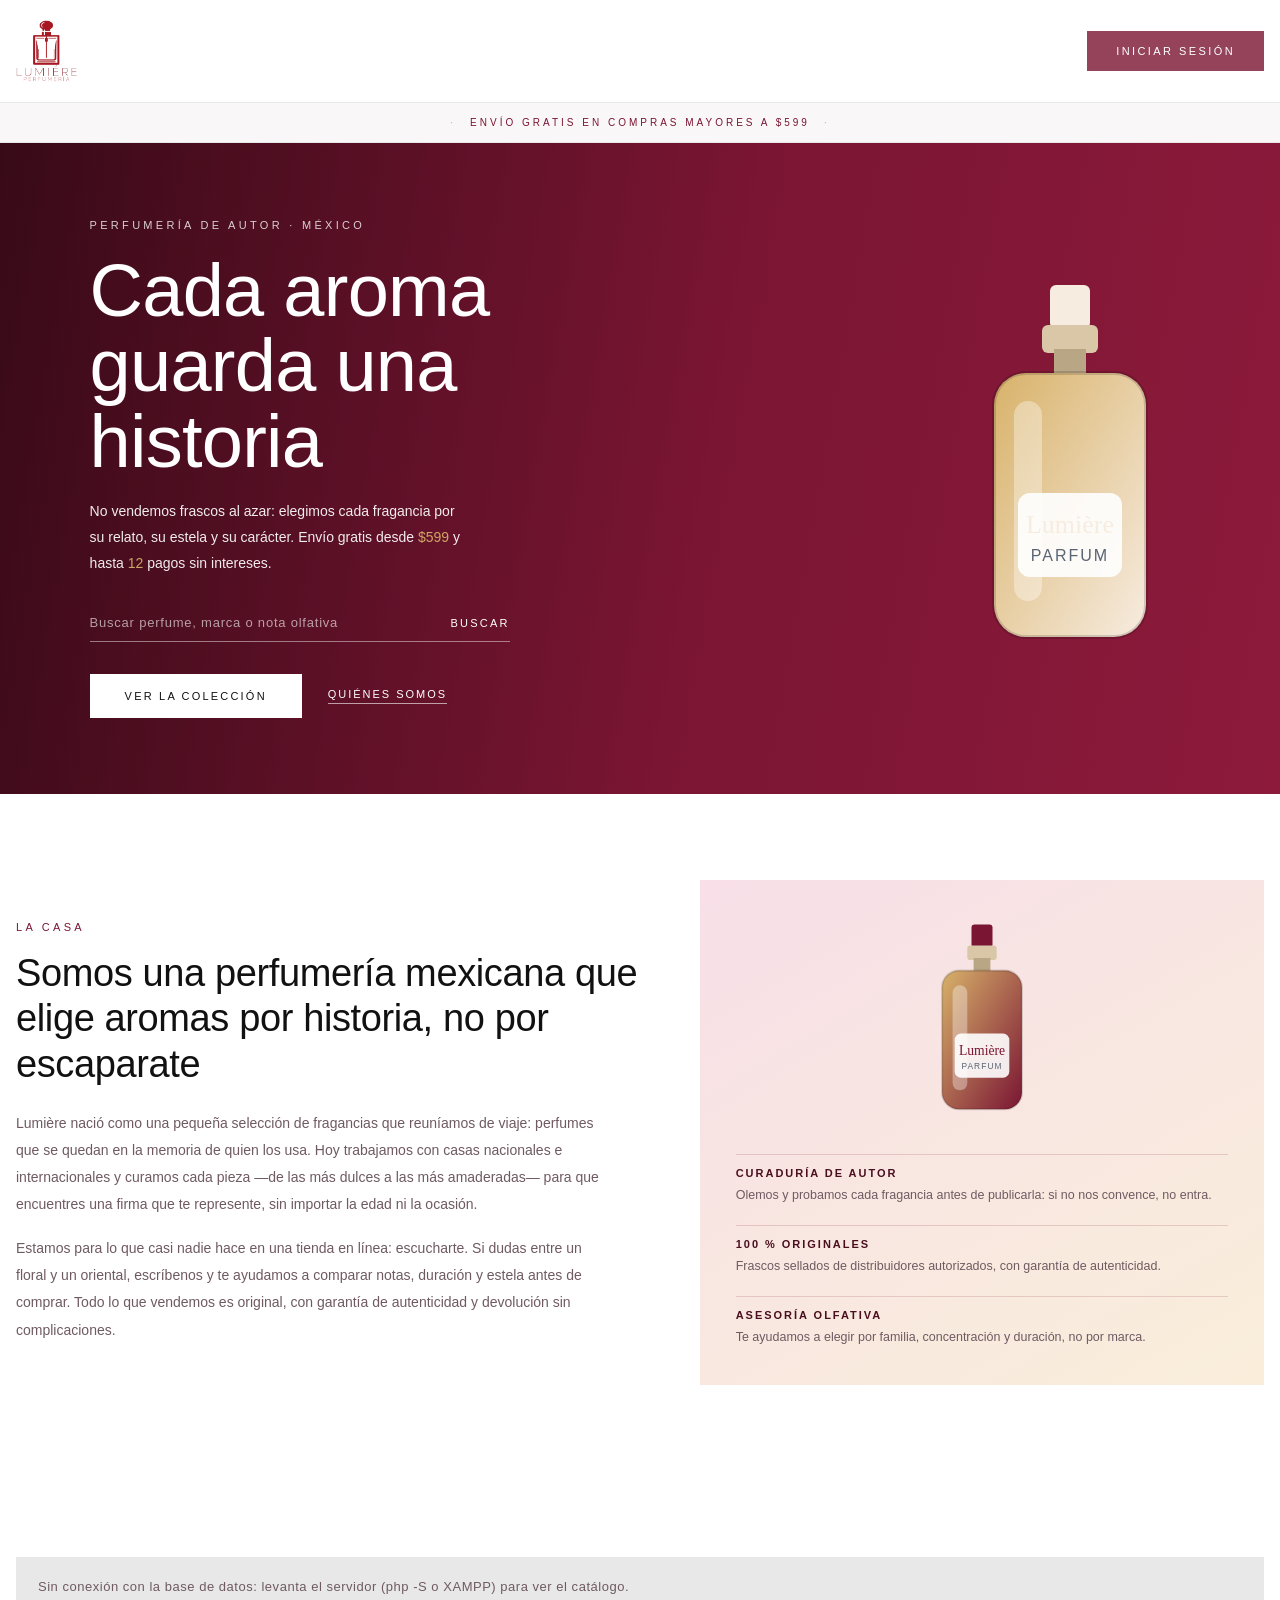
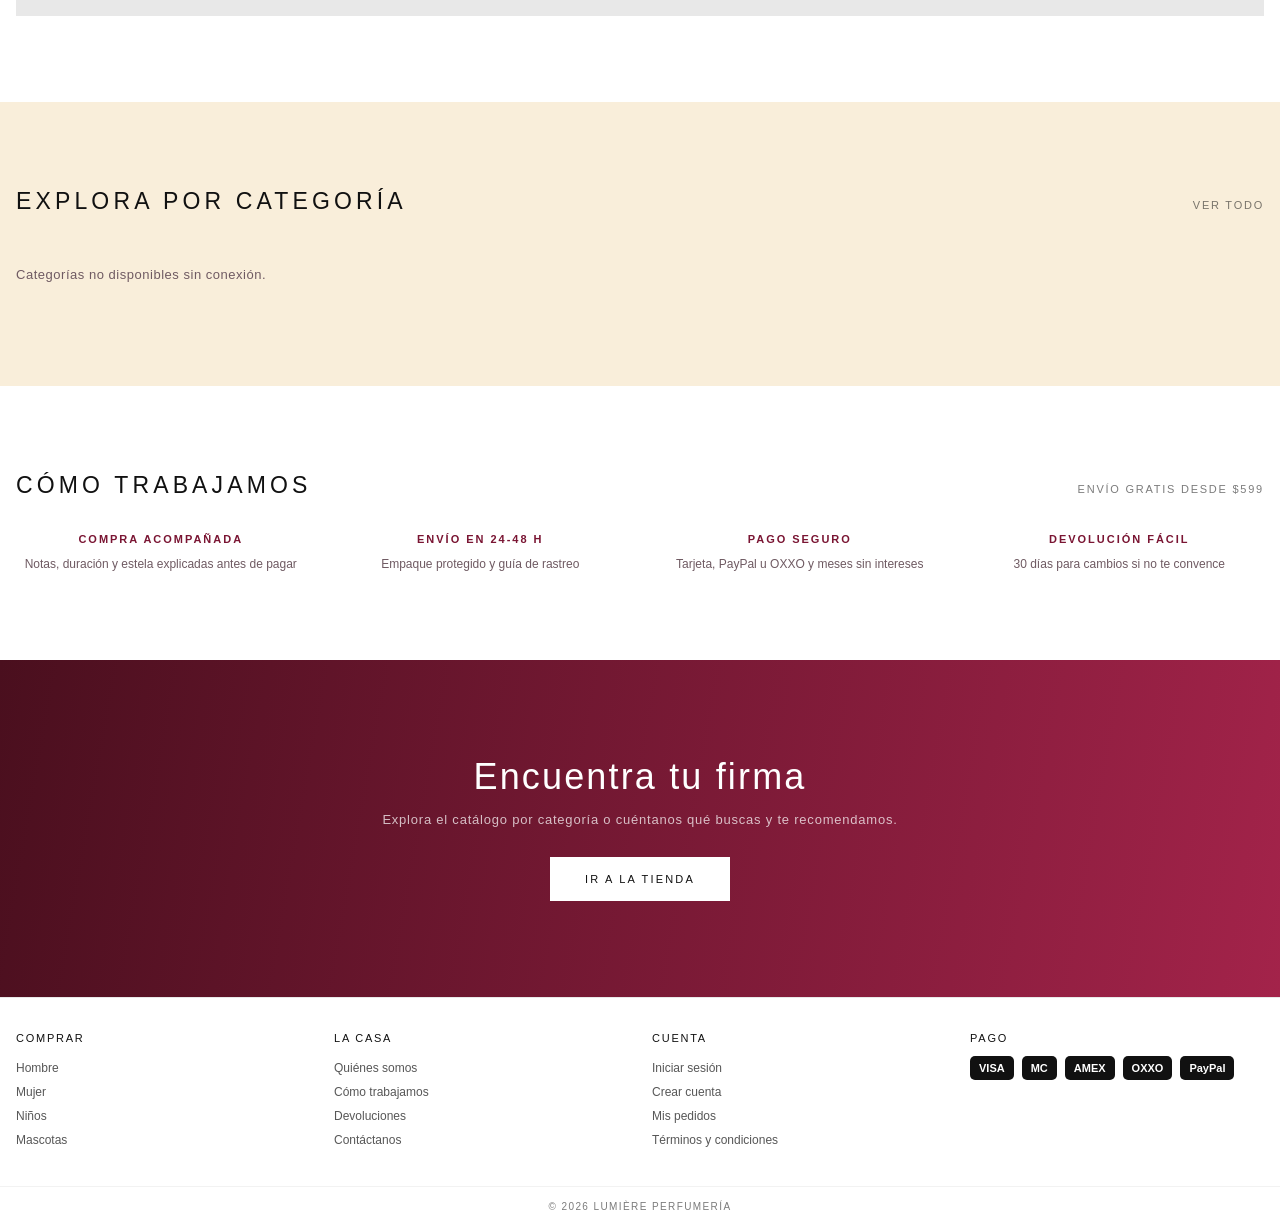
<file: perfumeria/index.html>
<!DOCTYPE html>
<html lang="es">
<head>
<meta charset="UTF-8" />
<meta name="viewport" content="width=device-width, initial-scale=1.0" />
<title>Lumière Perfumería · Quiénes somos</title>
<link rel="icon" type="image/png" href="assets/img/favicon.png" />
<link rel="apple-touch-icon" href="assets/img/apple-touch-icon.png" />
<link rel="stylesheet" href="assets/css/styles.css" />
</head>
<body class="landing">

<header class="header">
  <!-- Portada: solo marca y acceso; la navegación vive en el cuerpo. -->
  <div class="container lhead lhead--portada">
    <a class="logo" href="index.html">
      <!-- Dos versiones del logo: el CSS muestra --claro sobre encabezado blanco
           y --vino sobre el vino, según la clase del <body>. -->
      <img class="logo__img logo__img--vino" src="assets/img/logo.jpg" alt="Lumière Perfumería" width="634" height="640" />
      <img class="logo__img logo__img--claro" src="assets/img/logo_blanco.png" alt="" aria-hidden="true" width="419" height="420" />
    </a>

    <!-- landing.js pinta aquí el acceso; con sesión abierta manda directo a la tienda -->
    <div class="lhead__acciones" id="zonaSesion"></div>
  </div>
</header>

<main>

  <!-- Aviso de la casa: en el cuerpo de la página, no en la cabecera -->
  <section class="lanuncio" aria-label="Aviso de envío gratis">
    <p class="lanuncio__texto"><span id="envioGratisTopbar">Envío gratis en compras mayores a $599</span></p>
  </section>

  <section class="lportada">
    <div>
      <span class="lportada__etiqueta">Perfumería de autor · México</span>
      <h1 class="lportada__titulo">Cada aroma guarda una historia</h1>
      <p class="lportada__texto">
        No vendemos frascos al azar: elegimos cada fragancia por su relato, su estela y su
        carácter. Envío gratis desde <b id="envioGratisHero">$599</b> y hasta
        <b id="mesesHero">12</b> pagos sin intereses.
      </p>
      <form class="lbuscar" id="lBuscador" role="search">
        <input type="search" id="lBuscar" placeholder="Buscar perfume, marca o nota olfativa" aria-label="Buscar en la tienda" maxlength="60" autocomplete="off" />
        <button type="submit">Buscar</button>
      </form>
      <div class="lportada__acciones">
        <a class="boton boton--claro" href="pages/tienda.html">Ver la colección</a>
        <a class="enlace-sub" href="#lquienes">Quiénes somos</a>
      </div>
    </div>
    <div class="lportada__arte" id="lArteHero" aria-hidden="true"></div>
  </section>

  <!-- ----- Quiénes somos ----- -->
  <section class="container lbloque" id="lquienes">
    <div class="lquienes">
      <div>
        <span class="lquienes__etiqueta">La casa</span>
        <h2 class="lquienes__titulo">Somos una perfumería mexicana que elige aromas por historia, no por escaparate</h2>
        <p class="lquienes__texto">
          Lumière nació como una pequeña selección de fragancias que reuníamos de viaje: perfumes
          que se quedan en la memoria de quien los usa. Hoy trabajamos con casas nacionales e
          internacionales y curamos cada pieza —de las más dulces a las más amaderadas— para que
          encuentres una firma que te represente, sin importar la edad ni la ocasión.
        </p>
        <p class="lquienes__texto">
          Estamos para lo que casi nadie hace en una tienda en línea: escucharte. Si dudas entre un
          floral y un oriental, escríbenos y te ayudamos a comparar notas, duración y estela antes
          de comprar. Todo lo que vendemos es original, con garantía de autenticidad y devolución
          sin complicaciones.
        </p>
      </div>

      <aside class="lquienes__panel">
        <div id="lArteHistoria" aria-hidden="true"></div>
        <div class="lvalores">
          <div>
            <b>Curaduría de autor</b>
            <span>Olemos y probamos cada fragancia antes de publicarla: si no nos convence, no entra.</span>
          </div>
          <div>
            <b>100 % originales</b>
            <span>Frascos sellados de distribuidores autorizados, con garantía de autenticidad.</span>
          </div>
          <div>
            <b>Asesoría olfativa</b>
            <span>Te ayudamos a elegir por familia, concentración y duración, no por marca.</span>
          </div>
        </div>
      </aside>
    </div>
  </section>

  <!-- ----- Cifras reales del catálogo ----- -->
  <section class="container lbloque" id="lcifras">
    <div class="lcifras" id="lCifras"></div>
  </section>

  <!-- ----- Categorías (navegación hacia la tienda) ----- -->
  <section class="lbloque lbloque--gris" id="lcategorias">
    <div class="container">
      <div class="lbloque__cab">
        <h2 class="lbloque__titulo">Explora por categoría</h2>
        <a class="lbloque__nota" href="pages/tienda.html">Ver todo</a>
      </div>
      <div class="lmosaico" id="lCategorias"></div>
    </div>
  </section>

  <!-- ----- Cómo trabajamos ----- -->
  <section class="container lbloque" id="lbeneficios">
    <div class="lbloque__cab">
      <h2 class="lbloque__titulo">Cómo trabajamos</h2>
      <span class="lbloque__nota" id="envioGratisBenefit">Envío gratis desde $599</span>
    </div>
    <div class="lventajas">
      <div><b>Compra acompañada</b><span>Notas, duración y estela explicadas antes de pagar</span></div>
      <div><b>Envío en 24-48 h</b><span>Empaque protegido y guía de rastreo</span></div>
      <div><b>Pago seguro</b><span>Tarjeta, PayPal u OXXO y meses sin intereses</span></div>
      <div><b>Devolución fácil</b><span>30 días para cambios si no te convence</span></div>
    </div>
  </section>

  <section class="lcierre">
    <h2>Encuentra tu firma</h2>
    <p>Explora el catálogo por categoría o cuéntanos qué buscas y te recomendamos.</p>
    <a class="boton boton--claro" href="pages/tienda.html">Ir a la tienda</a>
  </section>

</main>

<footer class="footer" id="lcontacto">
  <div class="container footer__grid">
    <div>
      <h4>Comprar</h4>
      <a href="pages/tienda.html?cat=hombre">Hombre</a>
      <a href="pages/tienda.html?cat=mujer">Mujer</a>
      <a href="pages/tienda.html?cat=nino">Niños</a>
      <a href="pages/tienda.html?cat=mascotas">Mascotas</a>
    </div>
    <div>
      <h4>La casa</h4>
      <a href="#lquienes">Quiénes somos</a>
      <a href="#lbeneficios">Cómo trabajamos</a>
      <a href="pages/tienda.html">Devoluciones</a>
      <a href="pages/tienda.html">Contáctanos</a>
    </div>
    <div>
      <h4>Cuenta</h4>
      <a href="pages/login.html">Iniciar sesión</a>
      <a href="pages/registro.html">Crear cuenta</a>
      <a href="pages/tienda.html">Mis pedidos</a>
      <a href="pages/tienda.html">Términos y condiciones</a>
    </div>
    <div>
      <h4>Pago</h4>
      <div class="pays"><span>VISA</span><span>MC</span><span>AMEX</span><span>OXXO</span><span>PayPal</span></div>
    </div>
  </div>
  <div class="footer__bar">© 2026 Lumière Perfumería</div>
</footer>

<script src="assets/js/api.js"></script>
<script src="assets/js/validacion.js"></script>
<script src="assets/js/landing.js"></script>
</body>
</html>
</file>
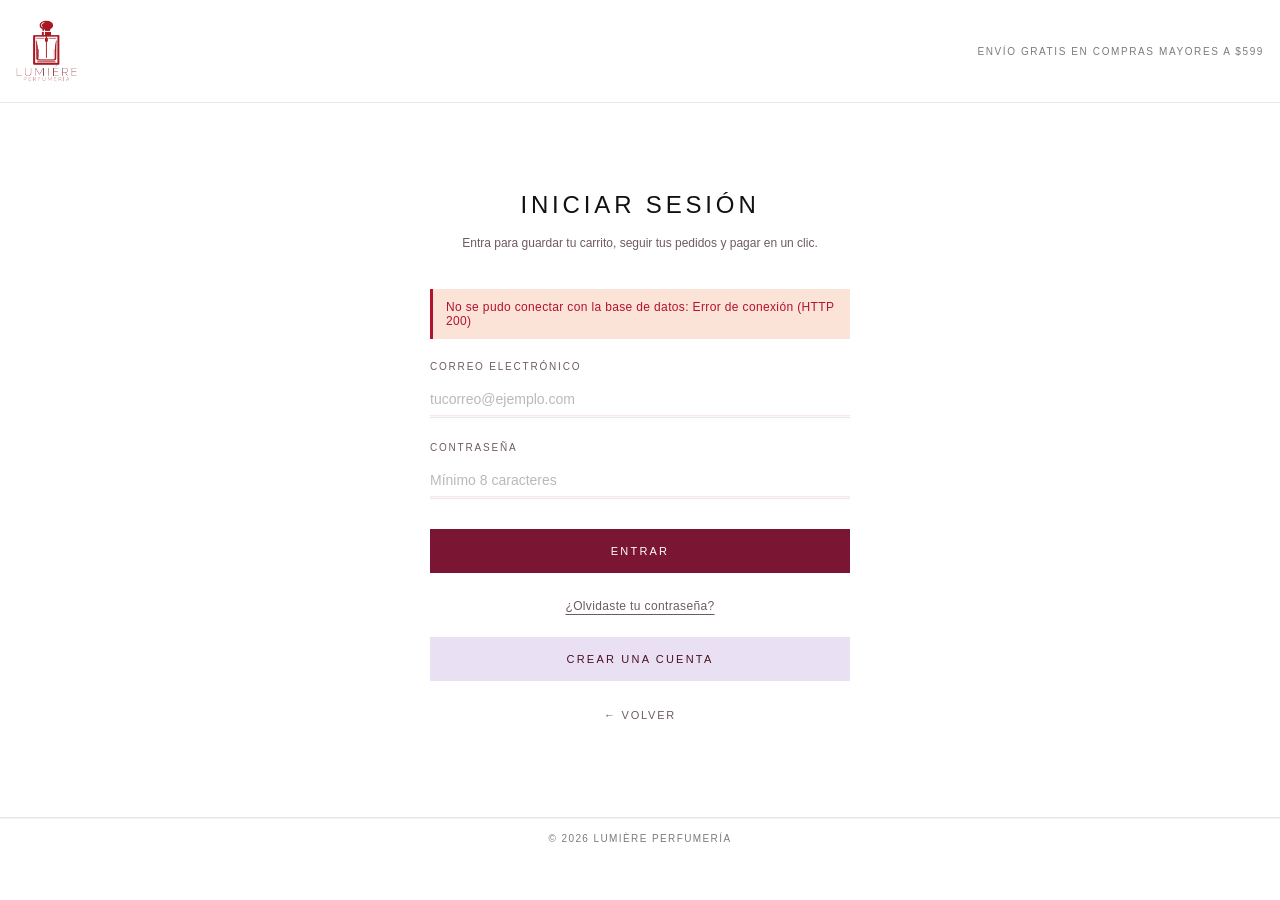
<file: perfumeria/pages/admin.html>
<!DOCTYPE html>
<html lang="es">
<head>
<meta charset="UTF-8" />
<meta name="viewport" content="width=device-width, initial-scale=1.0" />
<title>Panel de administración · Lumière Perfumería</title>
<link rel="icon" type="image/png" href="../assets/img/favicon.png" />
<link rel="apple-touch-icon" href="../assets/img/apple-touch-icon.png" />
<link rel="stylesheet" href="../assets/css/styles.css" />
</head>
<body>

<!-- Cabecera del panel: solo se pinta cuando guardia.js confirma el rol admin -->
<header class="header">
  <div class="container header__inner">
    <a class="logo" href="tienda.html">
      <img class="logo__img logo__img--vino" src="../assets/img/logo.jpg" alt="Lumière Perfumería" width="634" height="640" />
      <img class="logo__img logo__img--claro" src="../assets/img/logo_blanco.png" alt="" aria-hidden="true" width="419" height="420" />
    </a>

    <div class="header__actions">
      <a class="haction" href="tienda.html" title="Volver a la tienda">
        <svg viewBox="0 0 24 24" width="24" height="24" aria-hidden="true"><path d="M12 3 3 10h2v10h6v-6h2v6h6V10h2L12 3z"/></svg>
        <span>Volver a<br><b>la tienda</b></span>
      </a>
      <button class="haction" id="adminSalir" type="button" title="Cerrar sesión">
        <svg viewBox="0 0 24 24" width="24" height="24" aria-hidden="true"><path d="M17 7l-1.4 1.4L18.2 11H8v2h10.2l-2.6 2.6L17 17l5-5-5-5zM4 5h8V3H4a2 2 0 00-2 2v14a2 2 0 002 2h8v-2H4V5z"/></svg>
        <span>Cerrar<br><b>sesión</b></span>
      </button>
    </div>
  </div>
</header>

<main class="container">
  <section class="admin">
    <div class="admin__cab">
      <div>
        <h1 class="admin__titulo">Panel de administración</h1>
        <p class="admin__nota">Hola <b id="adminNombre">…</b>. Desde aquí cambias el tipo de usuario (cliente o admin), activas cuentas y cierras sesiones abiertas.</p>
      </div>
      <button class="btn btn--ghost" id="adminRecargar" type="button" style="width:auto;padding:10px 20px">Actualizar</button>
    </div>

    <!-- Aviso para quien entra sin permiso: guardia.js lo muestra un instante -->
    <p class="laviso" id="adminAviso" hidden></p>

    <div class="admin__cifras" id="adminCifras"></div>

    <div id="adminUsuarios">
      <p class="laviso">Cargando usuarios…</p>
    </div>
  </section>
</main>

<div class="toast" id="toast"></div>

<script src="../assets/js/api.js"></script>
<script src="../assets/js/guardia.js"></script>
<script src="../assets/js/admin.js"></script>
</body>
</html>
</file>
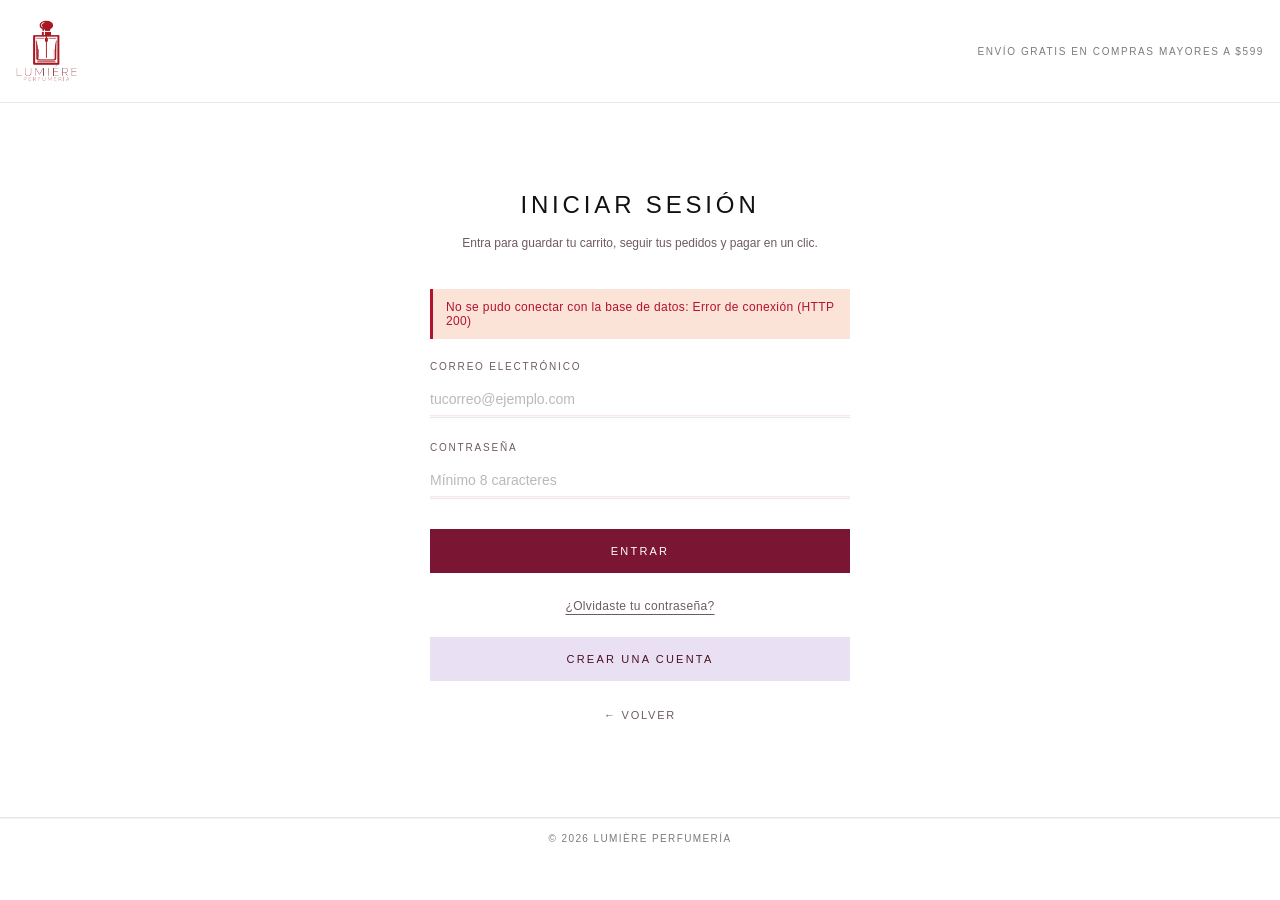
<file: perfumeria/pages/login.html>
<!DOCTYPE html>
<html lang="es">
<head>
<meta charset="UTF-8" />
<meta name="viewport" content="width=device-width, initial-scale=1.0" />
<title>Iniciar sesión · Lumière Perfumería</title>
<link rel="icon" type="image/png" href="../assets/img/favicon.png" />
<link rel="apple-touch-icon" href="../assets/img/apple-touch-icon.png" />
<link rel="stylesheet" href="../assets/css/styles.css" />
</head>
<body class="landing">

<header class="header">
  <!-- Acceso: solo la marca a la izquierda y el aviso de envío a la derecha -->
  <div class="container lhead lhead--portada">
    <a class="logo" href="../index.html">
      <img class="logo__img logo__img--vino" src="../assets/img/logo.jpg" alt="Lumière Perfumería" width="634" height="640" />
      <img class="logo__img logo__img--claro" src="../assets/img/logo_blanco.png" alt="" aria-hidden="true" width="419" height="420" />
    </a>

    <div class="header__enlaces">
      <span class="header__aviso" id="envioGratisTopbar">Envío gratis en compras mayores a $599</span>
    </div>
  </div>
</header>

<main class="auth">
  <div class="auth__caja">
    <h1 class="auth__titulo">Iniciar sesión</h1>
    <p class="auth__sub">Entra para guardar tu carrito, seguir tus pedidos y pagar en un clic.</p>

    <p class="auth__aviso" id="authAviso" hidden></p>

    <form class="auth__form" id="loginForm">
      <label class="campo">
        <span>Correo electrónico</span>
        <input type="email" name="email" autocomplete="email" placeholder="tucorreo@ejemplo.com" maxlength="150" required />
      </label>
      <label class="campo">
        <span>Contraseña</span>
        <input type="password" name="password" autocomplete="current-password" placeholder="Mínimo 8 caracteres" minlength="8" maxlength="72" required />
      </label>
      <button class="boton boton--vino boton--bloque" type="submit" id="loginEntrar">Entrar</button>
      <button class="auth__olvide" type="button" id="olvideAbrir">¿Olvidaste tu contraseña?</button>
    </form>

    <!-- Recuperar contraseña: se destapa al pulsar el enlace de arriba -->
    <div class="auth__recuperar" id="recuperarCaja" hidden>
      <h2 class="auth__subtitulo">Recuperar contraseña</h2>
      <p class="auth__sub">Escribe el correo de tu cuenta y te damos un enlace para crear una contraseña nueva.</p>

      <form class="auth__form" id="olvideForm">
        <label class="campo">
          <span>Correo electrónico</span>
          <input type="email" name="email" autocomplete="email" placeholder="tucorreo@ejemplo.com" maxlength="150" required />
        </label>
        <button class="boton boton--vino boton--bloque" type="submit" id="olvideEnviar">Enviar enlace</button>
      </form>

      <div class="auth__demo" id="olvideDemo" hidden>
        <p>Este proyecto no tiene servidor de correo, así que el enlace aparece aquí:</p>
        <a id="olvideEnlace" href="recuperar.html">Crear mi contraseña nueva</a>
        <small id="olvideCaduca"></small>
      </div>

      <button class="auth__volver" type="button" id="olvideCerrar">← Volver al acceso</button>
    </div>

    <a class="boton boton--pastel boton--bloque auth__alterno" id="irRegistro" href="registro.html">Crear una cuenta</a>

    <a class="auth__volver" id="authVolver" href="../index.html">← Volver</a>
  </div>
</main>

<footer class="footer">
  <div class="footer__bar">© 2026 Lumière Perfumería</div>
</footer>

<script src="../assets/js/api.js"></script>
<script src="../assets/js/validacion.js"></script>
<script src="../assets/js/login.js"></script>
</body>
</html>
</file>
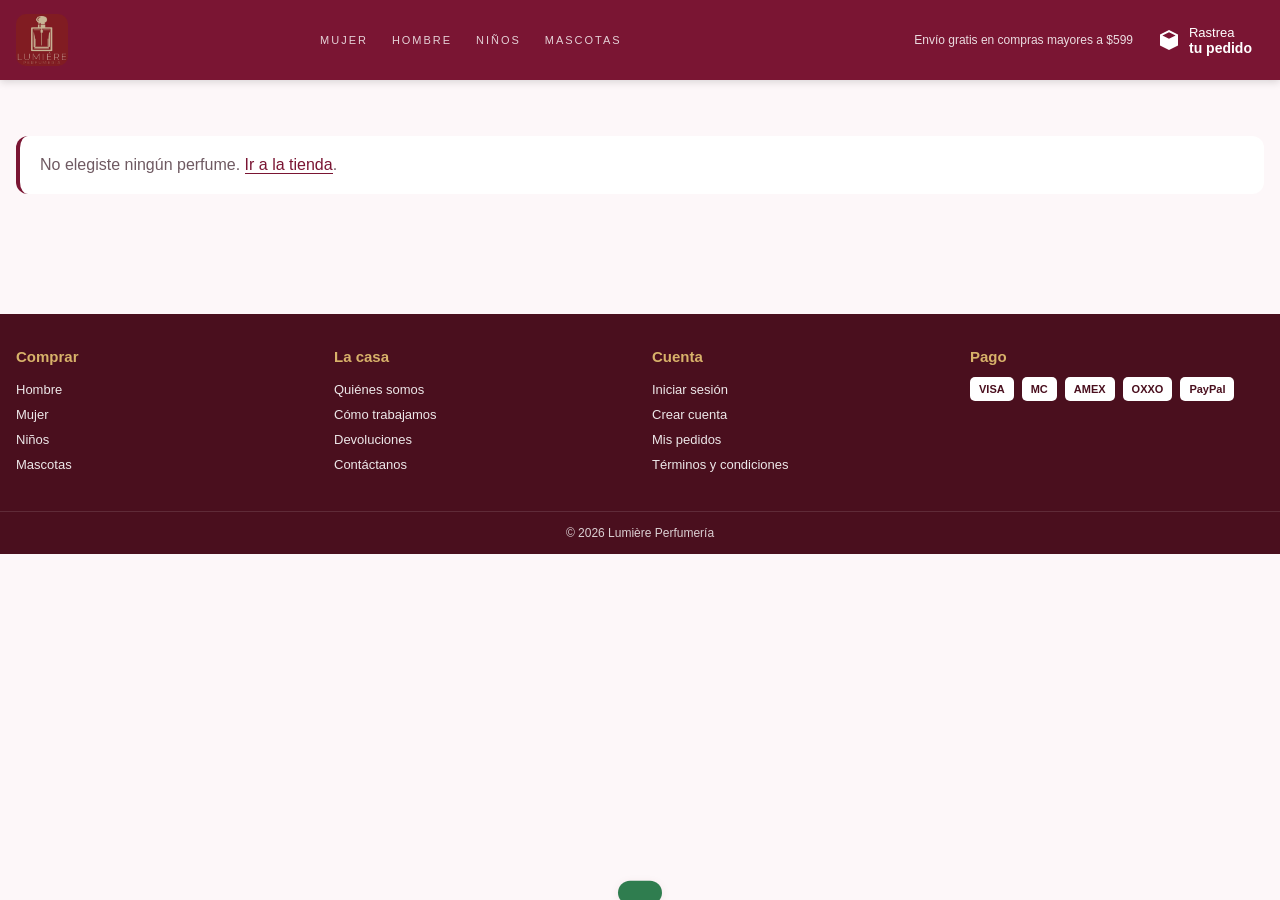
<file: perfumeria/pages/producto.html>
<!DOCTYPE html>
<html lang="es">
<head>
<meta charset="UTF-8" />
<meta name="viewport" content="width=device-width, initial-scale=1.0" />
<title>Perfume · Lumière Perfumería</title>
<link rel="icon" type="image/png" href="../assets/img/favicon.png" />
<link rel="apple-touch-icon" href="../assets/img/apple-touch-icon.png" />
<link rel="stylesheet" href="../assets/css/styles.css" />
</head>
<body>

<header class="header">
  <div class="container header__inner">
    <a class="logo" href="tienda.html">
      <img class="logo__img logo__img--vino" src="../assets/img/logo.jpg" alt="Lumière Perfumería" width="634" height="640" />
      <img class="logo__img logo__img--claro" src="../assets/img/logo_blanco.png" alt="" aria-hidden="true" width="419" height="420" />
    </a>
    <nav class="lhead__nav ficha__nav">
      <a href="tienda.html?cat=mujer">Mujer</a>
      <a href="tienda.html?cat=hombre">Hombre</a>
      <a href="tienda.html?cat=nino">Niños</a>
      <a href="tienda.html?cat=mascotas">Mascotas</a>
    </nav>
    <div class="header__actions" id="zonaSesion"></div>

    <!-- Avisos y accesos rápidos: los mismos botones que la cuenta y el carrito -->
    <div class="header__enlaces">
      <span class="header__aviso" id="envioGratisTopbar">Envío gratis en compras mayores a $599</span>
      <a class="haction" href="tienda.html?continuar=pedidos" aria-label="Rastrea tu pedido" title="Rastrea tu pedido">
        <svg viewBox="0 0 24 24" width="24" height="24" aria-hidden="true"><path fill-rule="evenodd" d="M12 2 3 6.5v11L12 22l9-4.5v-11L12 2zm0 2.2 6.6 3.3L12 10.8 5.4 7.5 12 4.2z"/></svg>
        <span>Rastrea<br><b>tu pedido</b></span>
      </a>
    </div>
  </div>
</header>

<main class="container ficha" id="ficha">
  <p class="ficha__cargando">Cargando la ficha del perfume…</p>
</main>

<footer class="footer">
  <div class="container footer__grid">
    <div>
      <h4>Comprar</h4>
      <a href="tienda.html?cat=hombre">Hombre</a>
      <a href="tienda.html?cat=mujer">Mujer</a>
      <a href="tienda.html?cat=nino">Niños</a>
      <a href="tienda.html?cat=mascotas">Mascotas</a>
    </div>
    <div>
      <h4>La casa</h4>
      <a href="../index.html#lquienes">Quiénes somos</a>
      <a href="../index.html#lbeneficios">Cómo trabajamos</a>
      <a href="tienda.html">Devoluciones</a>
      <a href="tienda.html">Contáctanos</a>
    </div>
    <div>
      <h4>Cuenta</h4>
      <a href="login.html">Iniciar sesión</a>
      <a href="registro.html">Crear cuenta</a>
      <a href="tienda.html">Mis pedidos</a>
      <a href="tienda.html">Términos y condiciones</a>
    </div>
    <div>
      <h4>Pago</h4>
      <div class="pays"><span>VISA</span><span>MC</span><span>AMEX</span><span>OXXO</span><span>PayPal</span></div>
    </div>
  </div>
  <div class="footer__bar">© 2026 Lumière Perfumería</div>
</footer>

<div class="toast" id="toast"></div>

<script src="../assets/js/api.js"></script>
<script src="../assets/js/validacion.js"></script>
<script src="../assets/js/producto.js"></script>
</body>
</html>
</file>
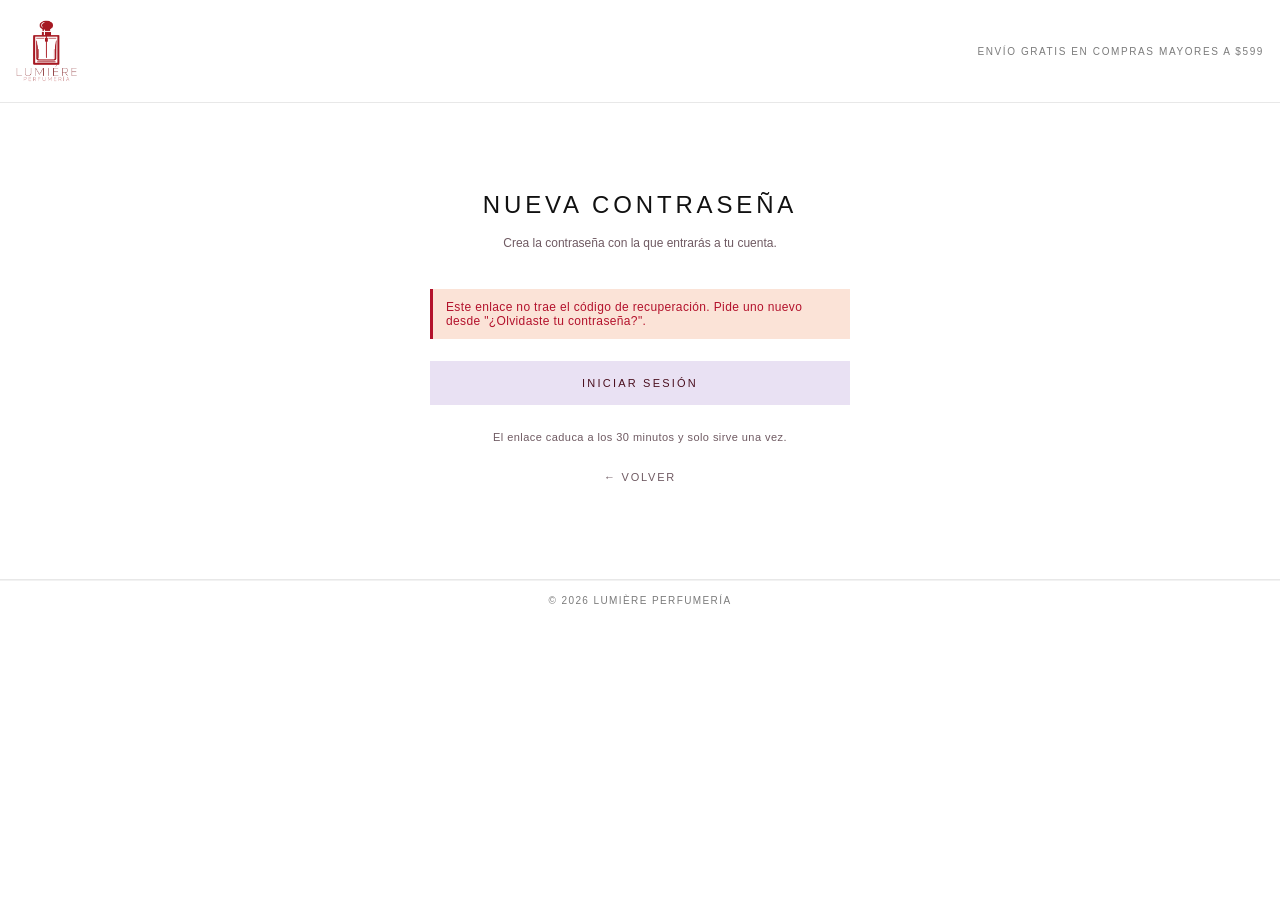
<file: perfumeria/pages/recuperar.html>
<!DOCTYPE html>
<html lang="es">
<head>
<meta charset="UTF-8" />
<meta name="viewport" content="width=device-width, initial-scale=1.0" />
<title>Nueva contraseña · Lumière Perfumería</title>
<link rel="icon" type="image/png" href="../assets/img/favicon.png" />
<link rel="apple-touch-icon" href="../assets/img/apple-touch-icon.png" />
<link rel="stylesheet" href="../assets/css/styles.css" />
</head>
<body class="landing">

<header class="header">
  <!-- Acceso: solo la marca a la izquierda y el aviso de envío a la derecha -->
  <div class="container lhead lhead--portada">
    <a class="logo" href="../index.html">
      <img class="logo__img logo__img--vino" src="../assets/img/logo.jpg" alt="Lumière Perfumería" width="634" height="640" />
      <img class="logo__img logo__img--claro" src="../assets/img/logo_blanco.png" alt="" aria-hidden="true" width="419" height="420" />
    </a>

    <div class="header__enlaces">
      <span class="header__aviso" id="envioGratisTopbar">Envío gratis en compras mayores a $599</span>
    </div>
  </div>
</header>

<main class="auth">
  <div class="auth__caja">
    <h1 class="auth__titulo">Nueva contraseña</h1>
    <p class="auth__sub" id="recuperarSub">Crea la contraseña con la que entrarás a tu cuenta.</p>

    <p class="auth__aviso" id="authAviso" hidden></p>

    <form class="auth__form" id="nuevaForm" hidden>
      <label class="campo">
        <span>Contraseña nueva</span>
        <input type="password" name="password" autocomplete="new-password" placeholder="Mínimo 8 caracteres" minlength="8" maxlength="72" required />
      </label>
      <label class="campo">
        <span>Repite la contraseña</span>
        <input type="password" name="repetir" autocomplete="new-password" placeholder="Otra vez, para confirmar" minlength="8" maxlength="72" required />
      </label>
      <button class="boton boton--vino boton--bloque" type="submit" id="nuevaGuardar">Guardar contraseña</button>
    </form>

    <a class="boton boton--pastel boton--bloque auth__alterno" id="irLogin" href="login.html">Iniciar sesión</a>

    <p class="auth__nota" id="recuperarNota">El enlace caduca a los 30 minutos y solo sirve una vez.</p>
    <a class="auth__volver" id="authVolver" href="../index.html">← Volver</a>
  </div>
</main>

<footer class="footer">
  <div class="footer__bar">© 2026 Lumière Perfumería</div>
</footer>

<script src="../assets/js/api.js"></script>
<script src="../assets/js/validacion.js"></script>
<script src="../assets/js/recuperar.js"></script>
</body>
</html>
</file>
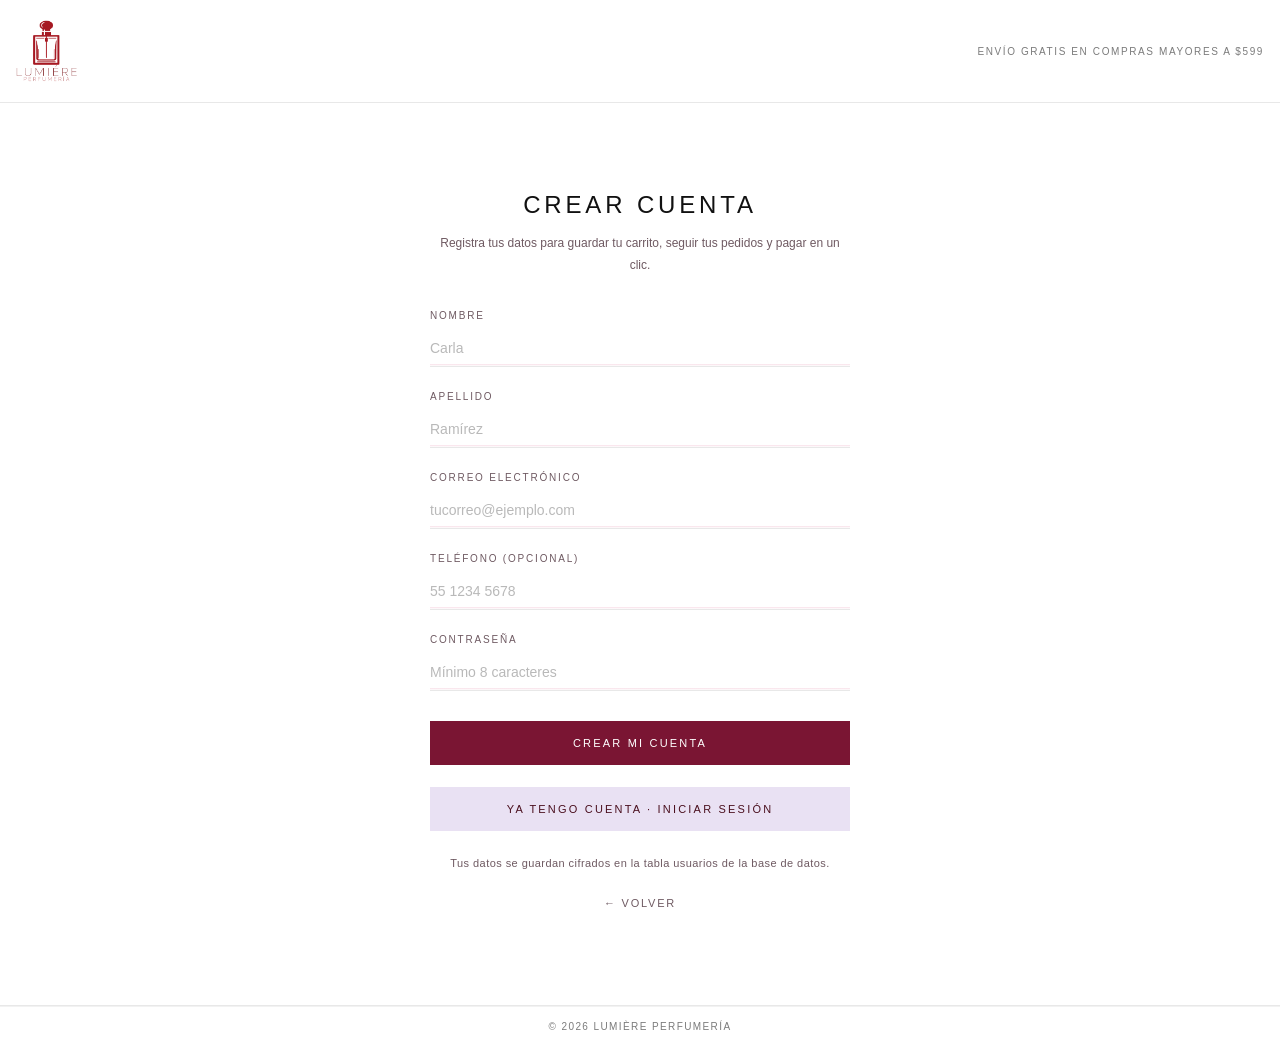
<file: perfumeria/pages/registro.html>
<!DOCTYPE html>
<html lang="es">
<head>
<meta charset="UTF-8" />
<meta name="viewport" content="width=device-width, initial-scale=1.0" />
<title>Crear cuenta · Lumière Perfumería</title>
<link rel="icon" type="image/png" href="../assets/img/favicon.png" />
<link rel="apple-touch-icon" href="../assets/img/apple-touch-icon.png" />
<link rel="stylesheet" href="../assets/css/styles.css" />
</head>
<body class="landing">

<header class="header">
  <!-- Acceso: solo la marca a la izquierda y el aviso de envío a la derecha -->
  <div class="container lhead lhead--portada">
    <a class="logo" href="../index.html">
      <img class="logo__img logo__img--vino" src="../assets/img/logo.jpg" alt="Lumière Perfumería" width="634" height="640" />
      <img class="logo__img logo__img--claro" src="../assets/img/logo_blanco.png" alt="" aria-hidden="true" width="419" height="420" />
    </a>

    <div class="header__enlaces">
      <span class="header__aviso" id="envioGratisTopbar">Envío gratis en compras mayores a $599</span>
    </div>
  </div>
</header>

<main class="auth">
  <div class="auth__caja">
    <h1 class="auth__titulo">Crear cuenta</h1>
    <p class="auth__sub">Registra tus datos para guardar tu carrito, seguir tus pedidos y pagar en un clic.</p>

    <p class="auth__aviso" id="authAviso" hidden></p>

    <form class="auth__form" id="registroForm">
      <label class="campo">
        <span>Nombre</span>
        <input type="text" name="nombre" autocomplete="given-name" placeholder="Carla" maxlength="100" required />
      </label>
      <label class="campo">
        <span>Apellido</span>
        <input type="text" name="apellido" autocomplete="family-name" placeholder="Ramírez" maxlength="100" required />
      </label>
      <label class="campo">
        <span>Correo electrónico</span>
        <input type="email" name="email" autocomplete="email" placeholder="tucorreo@ejemplo.com" maxlength="150" required />
      </label>
      <label class="campo">
        <span>Teléfono (opcional)</span>
        <input type="tel" name="telefono" autocomplete="tel" placeholder="55 1234 5678" maxlength="20" />
      </label>
      <label class="campo">
        <span>Contraseña</span>
        <input type="password" name="password" autocomplete="new-password" placeholder="Mínimo 8 caracteres" minlength="8" maxlength="72" required />
      </label>
      <button class="boton boton--vino boton--bloque" type="submit" id="registroCrear">Crear mi cuenta</button>
    </form>

    <a class="boton boton--pastel boton--bloque auth__alterno" id="irLogin" href="login.html">Ya tengo cuenta · Iniciar sesión</a>

    <p class="auth__nota">Tus datos se guardan cifrados en la tabla usuarios de la base de datos.</p>
    <a class="auth__volver" id="authVolver" href="../index.html">← Volver</a>
  </div>
</main>

<footer class="footer">
  <div class="footer__bar">© 2026 Lumière Perfumería</div>
</footer>

<script src="../assets/js/api.js"></script>
<script src="../assets/js/validacion.js"></script>
<script src="../assets/js/registro.js"></script>
</body>
</html>
</file>
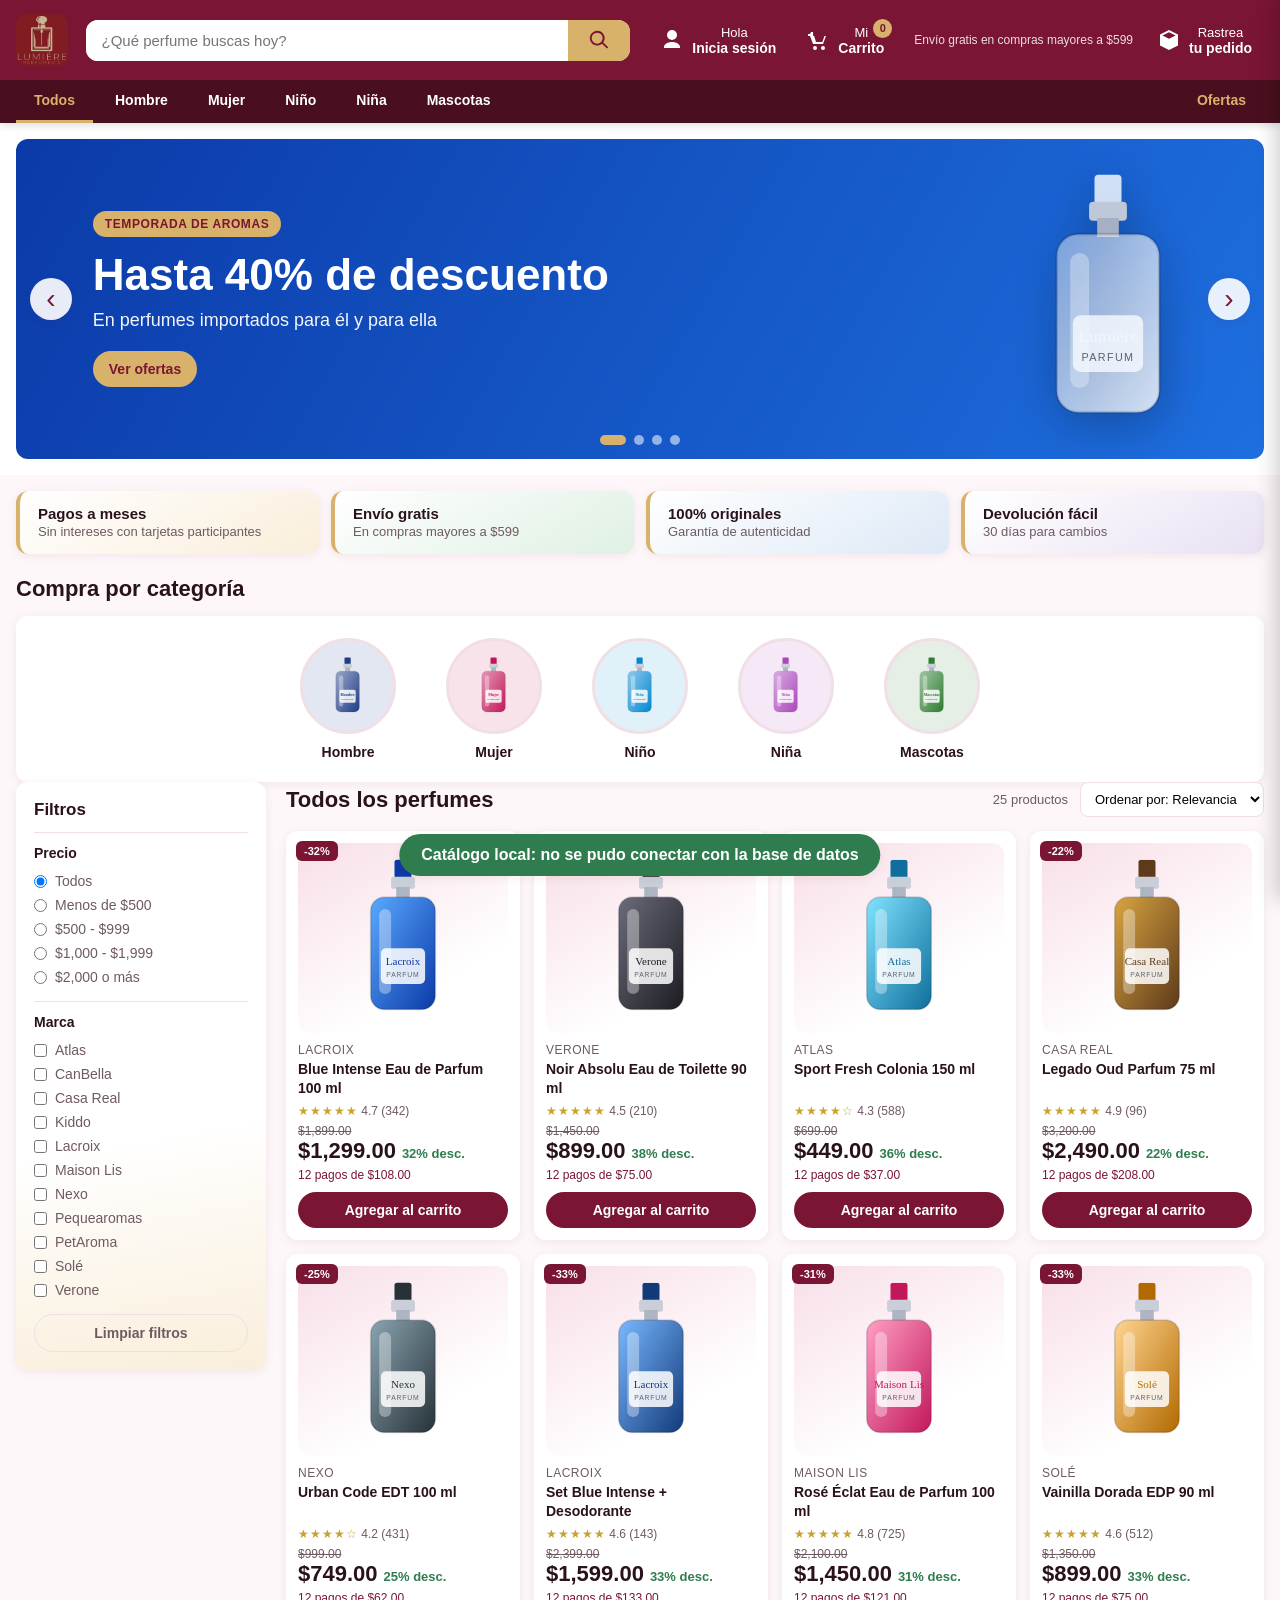
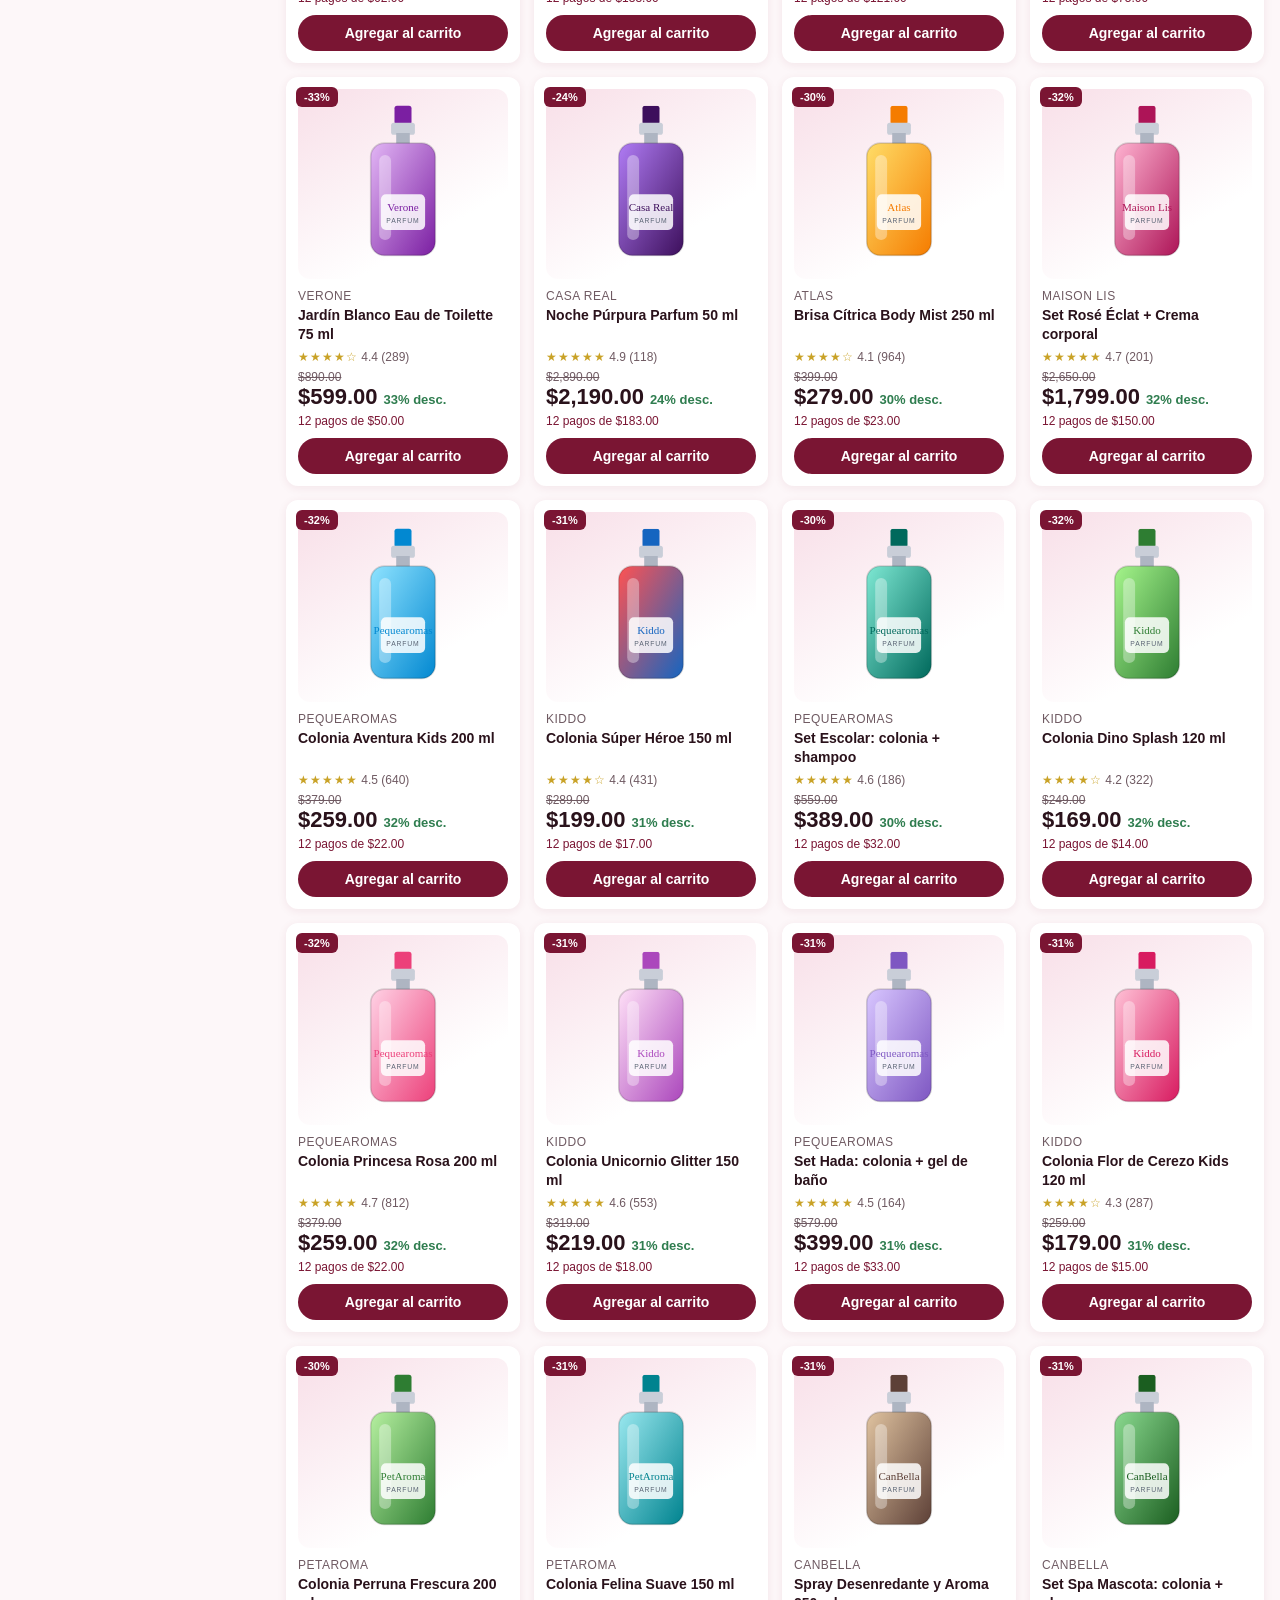
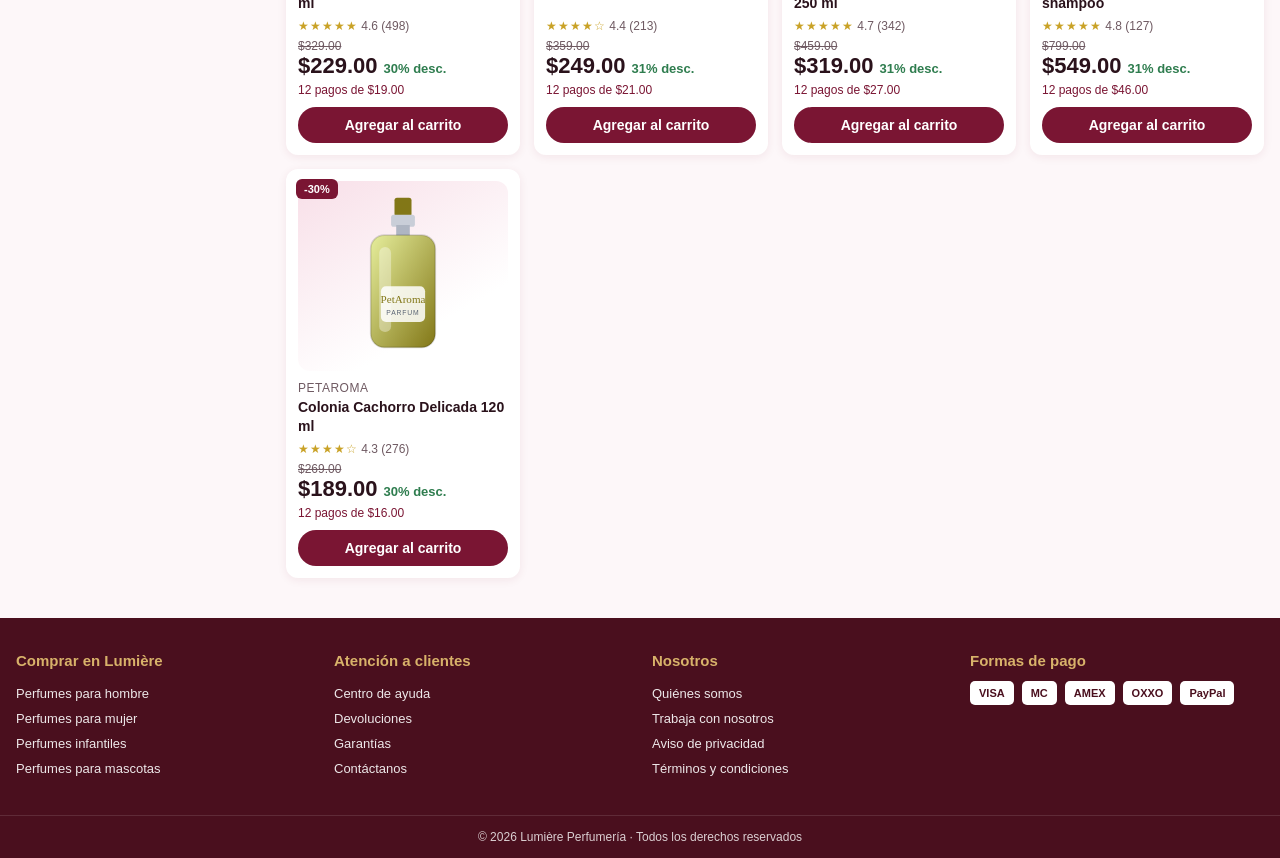
<file: perfumeria/pages/tienda.html>
<!DOCTYPE html>
<html lang="es">
<head>
<meta charset="UTF-8" />
<meta name="viewport" content="width=device-width, initial-scale=1.0" />
<title>Lumière Perfumería · Tienda en línea</title>
<link rel="icon" type="image/png" href="../assets/img/favicon.png" />
<link rel="apple-touch-icon" href="../assets/img/apple-touch-icon.png" />
<link rel="stylesheet" href="../assets/css/styles.css" />
</head>
<body>

<header class="header">
  <div class="container header__inner">
    <button class="header__menu" id="menuBtn" aria-label="Abrir menú">
      <span></span><span></span><span></span>
    </button>

    <a class="logo" href="#" data-category="todos">
      <img class="logo__img logo__img--vino" src="../assets/img/logo.jpg" alt="Lumière Perfumería" width="634" height="640" />
      <img class="logo__img logo__img--claro" src="../assets/img/logo_blanco.png" alt="" aria-hidden="true" width="419" height="420" />
    </a>

    <form class="search" id="searchForm" role="search">
      <input type="search" id="searchInput" placeholder="¿Qué perfume buscas hoy?" aria-label="Buscar perfumes" maxlength="60" autocomplete="off" />
      <button type="submit" aria-label="Buscar">
        <svg viewBox="0 0 24 24" width="22" height="22"><path d="M10 2a8 8 0 105.3 14l5.4 5.4 1.4-1.4-5.4-5.4A8 8 0 0010 2zm0 2a6 6 0 110 12 6 6 0 010-12z"/></svg>
      </button>
    </form>

    <div class="header__actions">
      <button class="haction" id="loginBtn">
        <svg viewBox="0 0 24 24" width="24" height="24"><path d="M12 12a5 5 0 100-10 5 5 0 000 10zm0 2c-4.4 0-8 2.2-8 5v1h16v-1c0-2.8-3.6-5-8-5z"/></svg>
        <span>Hola<br><b>Inicia sesión</b></span>
      </button>
      <button class="haction" id="cartBtn">
        <svg viewBox="0 0 24 24" width="24" height="24"><path d="M7 4h-2l-1 2H2v2h2l3 8h10l3-8H7.2L7 4zm1.2 4h10.3l-2.2 6H10L8.2 8zM9 18a2 2 0 100 4 2 2 0 000-4zm8 0a2 2 0 100 4 2 2 0 000-4z"/></svg>
        <span>Mi<br><b>Carrito</b></span>
        <em class="badge" id="cartCount">0</em>
      </button>
    </div>

    <!-- Avisos y accesos rápidos: los mismos botones que la cuenta y el carrito -->
    <div class="header__enlaces">
      <span class="header__aviso" id="envioGratisTopbar">Envío gratis en compras mayores a $599</span>
      <button class="haction" id="rastreoLink" type="button" aria-label="Rastrea tu pedido" title="Rastrea tu pedido">
        <svg viewBox="0 0 24 24" width="24" height="24" aria-hidden="true"><path fill-rule="evenodd" d="M12 2 3 6.5v11L12 22l9-4.5v-11L12 2zm0 2.2 6.6 3.3L12 10.8 5.4 7.5 12 4.2z"/></svg>
        <span>Rastrea<br><b>tu pedido</b></span>
      </button>
      <button class="haction" id="logoutTop" type="button" hidden aria-label="Cerrar sesión" title="Cerrar sesión">
        <svg viewBox="0 0 24 24" width="24" height="24" aria-hidden="true"><path d="M17 7l-1.4 1.4L18.2 11H8v2h10.2l-2.6 2.6L17 17l5-5-5-5zM4 5h8V3H4a2 2 0 00-2 2v14a2 2 0 002 2h8v-2H4V5z"/></svg>
        <span>Cerrar<br><b>sesión</b></span>
      </button>
      <!-- Solo aparece con una cuenta de tipo admin (ver pintarCuenta en app.js) -->
      <a class="haction" id="adminPanelLink" href="admin.html" hidden aria-label="Panel de administración" title="Panel de administración">
        <svg viewBox="0 0 24 24" width="24" height="24" aria-hidden="true"><path d="M4 4h7v7H4V4zm9 0h7v7h-7V4zM4 13h7v7H4v-7zm9 0h7v7h-7v-7z"/></svg>
        <span>Panel<br><b>admin</b></span>
      </a>
    </div>
  </div>

  <nav class="catnav" id="catnav">
    <div class="container catnav__inner">
      <button class="catnav__item is-active" data-category="todos">Todos</button>
      <button class="catnav__item" data-category="hombre">Hombre</button>
      <button class="catnav__item" data-category="mujer">Mujer</button>
      <button class="catnav__item" data-category="nino">Niño</button>
      <button class="catnav__item" data-category="nina">Niña</button>
      <button class="catnav__item" data-category="mascotas">Mascotas</button>
      <span class="catnav__spacer"></span>
      <button class="catnav__item catnav__item--alt" data-category="ofertas">Ofertas</button>
    </div>
  </nav>
</header>

<main>
  <section class="hero">
    <div class="container hero__inner">
      <button class="hero__nav hero__nav--prev" id="heroPrev" aria-label="Anterior">‹</button>
      <div class="hero__track" id="heroTrack"></div>
      <button class="hero__nav hero__nav--next" id="heroNext" aria-label="Siguiente">›</button>
      <div class="hero__dots" id="heroDots"></div>
    </div>
  </section>

  <section class="container benefits">
    <div class="benefit"><b>Pagos a meses</b><span>Sin intereses con tarjetas participantes</span></div>
    <div class="benefit"><b>Envío gratis</b><span id="envioGratisBenefit">En compras mayores a $599</span></div>
    <div class="benefit"><b>100% originales</b><span>Garantía de autenticidad</span></div>
    <div class="benefit"><b>Devolución fácil</b><span>30 días para cambios</span></div>
  </section>

  <section class="container circles">
    <h2 class="section-title">Compra por categoría</h2>
    <div class="circles__list" id="circlesList"></div>
  </section>

  <section class="container catalog">
    <aside class="filters">
      <h3>Filtros</h3>
      <div class="filters__group">
        <h4>Precio</h4>
        <label><input type="radio" name="price" value="all" checked> Todos</label>
        <label><input type="radio" name="price" value="0-499"> Menos de $500</label>
        <label><input type="radio" name="price" value="500-999"> $500 - $999</label>
        <label><input type="radio" name="price" value="1000-1999"> $1,000 - $1,999</label>
        <label><input type="radio" name="price" value="2000-999999"> $2,000 o más</label>
      </div>
      <div class="filters__group">
        <h4>Marca</h4>
        <div id="brandFilters"></div>
      </div>
      <button class="btn btn--ghost" id="clearFilters">Limpiar filtros</button>
    </aside>

    <div class="catalog__main">
      <div class="catalog__head">
        <h2 class="section-title" id="catalogTitle">Todos los perfumes</h2>
        <div class="catalog__tools">
          <span id="resultCount"></span>
          <select id="sortSelect" aria-label="Ordenar">
            <option value="relevancia">Ordenar por: Relevancia</option>
            <option value="menor">Precio: menor a mayor</option>
            <option value="mayor">Precio: mayor a menor</option>
            <option value="rating">Mejor calificados</option>
          </select>
        </div>
      </div>
      <div class="grid" id="grid"></div>
      <p class="empty" id="empty" hidden>No encontramos productos con esos filtros.</p>
    </div>
  </section>
</main>

<footer class="footer">
  <div class="container footer__grid">
    <div>
      <h4>Comprar en Lumière</h4>
      <a href="#">Perfumes para hombre</a>
      <a href="#">Perfumes para mujer</a>
      <a href="#">Perfumes infantiles</a>
      <a href="#">Perfumes para mascotas</a>
    </div>
    <div>
      <h4>Atención a clientes</h4>
      <a href="#">Centro de ayuda</a>
      <a href="#">Devoluciones</a>
      <a href="#">Garantías</a>
      <a href="#">Contáctanos</a>
    </div>
    <div>
      <h4>Nosotros</h4>
      <a href="#">Quiénes somos</a>
      <a href="#">Trabaja con nosotros</a>
      <a href="#">Aviso de privacidad</a>
      <a href="#">Términos y condiciones</a>
    </div>
    <div>
      <h4>Formas de pago</h4>
      <div class="pays"><span>VISA</span><span>MC</span><span>AMEX</span><span>OXXO</span><span>PayPal</span></div>
    </div>
  </div>
  <div class="footer__bar">© 2026 Lumière Perfumería · Todos los derechos reservados</div>
</footer>

<!-- Carrito -->
<div class="overlay" id="overlay" hidden></div>
<aside class="cart" id="cart" aria-label="Carrito de compras">
  <header class="cart__head">
    <h3>Mi carrito</h3>
    <button id="cartClose" aria-label="Cerrar">×</button>
  </header>
  <div class="cart__body" id="cartBody"></div>
  <footer class="cart__foot">
    <div class="cart__linea"><span>Subtotal</span><b id="cartSubtotal">$0.00</b></div>
    <div class="cart__linea"><span>Envío</span><b id="cartEnvio">—</b></div>
    <div class="cart__total"><span>Total</span><b id="cartTotal">$0.00</b></div>
    <button class="btn btn--primary btn--block" id="checkoutBtn">Pagar</button>
  </footer>
</aside>

<!-- Pago: datos de envío del pedido -->
<div class="modal" id="checkoutModal" hidden>
  <div class="modal__box modal__box--form">
    <button class="modal__close" id="checkoutClose" aria-label="Cerrar">×</button>
    <h2 class="lform__titulo">Datos de envío</h2>
    <form class="lform" id="checkoutForm">
      <!-- Direcciones y tarjetas guardadas: las pinta app.js al abrir el pago -->
      <div class="lform__guardadas" id="checkoutGuardadas" hidden></div>

      <div class="lform__grid">
        <label>Destinatario<input type="text" name="destinatario" maxlength="100" autocomplete="name" required /></label>
        <label>Teléfono<input type="tel" name="telefono" maxlength="20" autocomplete="tel" required /></label>
        <label>Calle y número<input type="text" name="calle" maxlength="120" autocomplete="street-address" required /></label>
        <label>Colonia<input type="text" name="colonia" maxlength="120" autocomplete="address-line2" required /></label>
        <label>Ciudad<input type="text" name="ciudad" maxlength="60" autocomplete="address-level2" required /></label>
        <label>Estado<input type="text" name="estado" maxlength="60" autocomplete="address-level1" required /></label>
        <label>Código postal<input type="text" name="cp" inputmode="numeric" maxlength="5" autocomplete="postal-code" required /></label>
        <label>Método de pago
          <select name="metodo_pago">
            <option>Tarjeta de crédito/débito</option>
            <option>PayPal</option>
            <option>OXXO</option>
          </select>
        </label>
      </div>
      <label>Referencias (opcional)<input type="text" name="referencias" maxlength="160" /></label>
      <label class="lform__check"><input type="checkbox" name="guardar_direccion" checked /> Guardar esta dirección para mis próximos pedidos</label>
      <div class="lform__resumen" id="checkoutResumen"></div>
      <button class="btn btn--primary btn--block" type="submit" id="checkoutEnviar">Confirmar pedido</button>
      <p class="lform__nota">Pago de demostración: el pedido y el pago se registran en la base de datos.</p>
    </form>
  </div>
</div>

<!-- Mis pedidos -->
<div class="modal" id="pedidosModal" hidden>
  <div class="modal__box modal__box--form">
    <button class="modal__close" id="pedidosClose" aria-label="Cerrar">×</button>
    <h2 class="lform__titulo">Mis pedidos</h2>
    <div id="pedidosBody"></div>
    <button class="btn btn--ghost" id="logoutBtn">Cerrar sesión</button>
  </div>
</div>

<!-- Mi perfil: se abre al pulsar el nombre en la cabecera -->
<div class="modal" id="perfilModal" hidden>
  <div class="modal__box modal__box--form">
    <button class="modal__close" id="perfilClose" aria-label="Cerrar">×</button>
    <h2 class="lform__titulo">Mi perfil</h2>
    <div id="perfilBody"></div>
    <div class="lperfil__acciones">
      <button class="btn btn--primary" id="perfilPedidos" type="button">Ver mis pedidos</button>
      <button class="btn btn--ghost" id="perfilSalir" type="button">Cerrar sesión</button>
    </div>
  </div>
</div>

<div class="toast" id="toast"></div>

<!-- Datos locales de respaldo: api.js los reemplaza con lo que devuelve MySQL -->
<script src="../assets/js/data.js"></script>
<script src="../assets/js/api.js"></script>
<script src="../assets/js/validacion.js"></script>
<script src="../assets/js/app.js"></script>
</body>
</html>
</file>
<file: perfumeria/assets/css/styles.css>
:root{
  --vino:#7a1533;
  --vino-oscuro:#4a0f1e;
  --vino-claro:#a3234a;
  --dorado:#d8b26a;
  /* Tonos pastel de apoyo */
  --pastel-rosa:#f8dfe8;
  --pastel-lila:#e9e1f3;
  --pastel-verde:#dff0e3;
  --pastel-azul:#dde9f6;
  --pastel-crema:#f9eeda;
  --pastel-durazno:#fbe3d7;
  --gris:#fdf7f9;
  --texto:#2a121b;
  --texto2:#6f5a62;
  --verde:#2f7d4f;
  --rojo:#b3122c;
  --borde:#f0dfe5;
  --radio:12px;
  --sombra:0 2px 10px rgba(122,21,51,.08);
  --fuente-titulo:Georgia,'Times New Roman',serif;
}
*{box-sizing:border-box;margin:0;padding:0}
/* El atributo hidden debe ocultar siempre, aunque la clase defina display (modales) */
[hidden]{display:none !important}
body{
  font-family:"Segoe UI",Roboto,"Helvetica Neue",Arial,sans-serif;
  color:var(--texto);background:var(--gris);
}
img{max-width:100%;display:block}
button{font:inherit;cursor:pointer;border:0;background:none;color:inherit}
a{color:inherit;text-decoration:none}
svg{fill:currentColor}
.container{width:min(1280px,100% - 32px);margin-inline:auto}

/* ---------- Cabecera: avisos y accesos rápidos ----------
   Van DENTRO de la fila del header, a la derecha, en una sola línea y con los
   mismos botones que la cuenta y el carrito (.haction). Sin franja ni divisor. */
.header__enlaces{display:flex;align-items:center;justify-content:flex-end;flex-wrap:wrap;gap:10px 12px;font-size:12px}
.header__aviso{opacity:.85;text-align:right}

/* ---------- Header ---------- */
.header{background:var(--vino);color:#fff;position:sticky;top:0;z-index:40;box-shadow:0 2px 8px rgba(0,0,0,.15)}
.header__inner{display:flex;align-items:center;gap:18px;padding:14px 0}
.header__menu{display:none;flex-direction:column;gap:4px;padding:6px}
.header__menu span{width:22px;height:2px;background:#fff;display:block}

.logo{display:flex;align-items:center;gap:10px}
/* Dos versiones del mismo logo:
   · logo__img--vino  → logo original (fondo vino con botella dorada), para encabezados vino.
   · logo__img--claro → logo para fondos claros (PNG con fondo transparente), para encabezados blancos.
   Quién se ve lo decide el CSS según el <body> (body.landing = encabezado claro), así una
   página nueva solo necesita llevar la clase correcta y no hay que recordar qué imagen usar. */
.logo__img{display:block;height:52px;width:auto;border-radius:10px;flex:0 0 auto}
.logo__img--claro{display:none}

.search{flex:1;display:flex;background:#fff;border-radius:var(--radio);overflow:hidden;max-width:720px}
.search input{flex:1;border:0;outline:0;padding:12px 16px;font-size:15px;color:var(--texto)}
.search button{background:var(--dorado);color:var(--vino);padding:0 20px;display:grid;place-items:center}
.search button:hover{background:#e8cd94}

.header__actions{display:flex;gap:6px;margin-left:auto}
.haction{display:flex;align-items:center;gap:8px;padding:8px 12px;border-radius:var(--radio);font-size:13px;position:relative}
.haction:hover{background:rgba(255,255,255,.12)}
.haction b{font-size:14px}
.badge{
  position:absolute;top:2px;right:4px;background:var(--dorado);color:var(--vino);
  font-style:normal;font-size:11px;font-weight:800;min-width:19px;height:19px;border-radius:10px;
  display:grid;place-items:center;padding:0 5px;
}

/* ---------- Nav de categorías ---------- */
.catnav{background:var(--vino-oscuro)}
.catnav__inner{display:flex;align-items:center;gap:4px;overflow-x:auto}
.catnav__item{
  color:#fff;padding:12px 18px;font-size:14px;font-weight:600;white-space:nowrap;
  border-bottom:3px solid transparent;
}
.catnav__item:hover{background:rgba(255,255,255,.1)}
.catnav__item.is-active{border-bottom-color:var(--dorado);color:var(--dorado)}
.catnav__item--alt{color:var(--dorado)}
.catnav__spacer{flex:1}

/* ---------- Hero ---------- */
.hero{background:#fff;padding:16px 0}
.hero__inner{position:relative;border-radius:var(--radio);overflow:hidden}
.hero__track{display:flex;transition:transform .45s ease}
.slide{min-width:100%;height:320px;display:flex;align-items:center;padding:0 clamp(24px,6vw,80px);color:#fff;position:relative}
.slide__badge{display:inline-block;background:var(--dorado);color:var(--vino);font-weight:800;font-size:12px;padding:6px 12px;border-radius:20px;margin-bottom:14px;text-transform:uppercase;letter-spacing:.6px}
.slide h2{font-size:clamp(26px,4vw,44px);line-height:1.1;max-width:560px;margin-bottom:10px}
.slide p{font-size:clamp(14px,1.6vw,18px);opacity:.95;margin-bottom:20px;max-width:480px}
.slide__art{position:absolute;right:6%;bottom:0;top:0;display:flex;align-items:center;opacity:.95}
.slide__art svg{height:270px;width:auto;filter:drop-shadow(0 12px 24px rgba(0,0,0,.35))}
.hero__nav{
  position:absolute;top:50%;transform:translateY(-50%);z-index:3;background:rgba(255,255,255,.9);color:var(--vino);
  width:42px;height:42px;border-radius:50%;font-size:28px;line-height:1;display:grid;place-items:center;box-shadow:var(--sombra);
}
.hero__nav:hover{background:#fff}
.hero__nav--prev{left:14px}
.hero__nav--next{right:14px}
.hero__dots{position:absolute;bottom:14px;left:50%;transform:translateX(-50%);display:flex;gap:8px;z-index:3}
.hero__dots button{width:10px;height:10px;border-radius:50%;background:rgba(255,255,255,.55)}
.hero__dots button.is-active{background:var(--dorado);width:26px;border-radius:6px}

/* ---------- Beneficios ---------- */
.benefits{display:grid;grid-template-columns:repeat(4,1fr);gap:12px;margin:16px auto}
.benefit{background:#fff;border-radius:var(--radio);padding:14px 18px;box-shadow:var(--sombra);border-left:4px solid var(--dorado)}
.benefit b{display:block;font-size:15px}
.benefit span{font-size:13px;color:var(--texto2)}

/* ---------- Categorías circulares ---------- */
.section-title{font-size:22px;margin:22px 0 14px}
.circles__list{display:flex;gap:26px;flex-wrap:wrap;justify-content:center;background:#fff;border-radius:var(--radio);padding:22px;box-shadow:var(--sombra)}
.circle{display:flex;flex-direction:column;align-items:center;gap:10px;width:120px}
.circle__img{width:96px;height:96px;border-radius:50%;display:grid;place-items:center;font-size:40px;border:3px solid var(--borde);transition:.2s}
.circle:hover .circle__img{border-color:var(--vino);transform:translateY(-4px)}
.circle span{font-size:14px;font-weight:600;text-align:center}

/* ---------- Catálogo ---------- */
.catalog{display:grid;grid-template-columns:250px 1fr;gap:20px;align-items:start;margin-bottom:40px}
.filters{background:#fff;border-radius:var(--radio);padding:18px;box-shadow:var(--sombra);position:sticky;top:150px}
.filters h3{font-size:17px;margin-bottom:12px}
.filters__group{border-top:1px solid var(--borde);padding:12px 0}
.filters__group h4{font-size:14px;margin-bottom:8px}
.filters label{display:flex;align-items:center;gap:8px;font-size:14px;color:var(--texto2);padding:4px 0;cursor:pointer}
.filters label:hover{color:var(--vino)}

.catalog__head{display:flex;justify-content:space-between;align-items:center;flex-wrap:wrap;gap:10px}
.catalog__head .section-title{margin:0}
.catalog__tools{display:flex;align-items:center;gap:12px;font-size:13px;color:var(--texto2)}
.catalog__tools select{padding:8px 10px;border:1px solid var(--borde);border-radius:8px;background:#fff;font-size:13px}

.grid{display:grid;grid-template-columns:repeat(4,1fr);gap:14px;margin-top:14px}
.card{background:#fff;border-radius:var(--radio);padding:12px;box-shadow:var(--sombra);display:flex;flex-direction:column;position:relative;transition:.18s;cursor:pointer}
.card:hover{transform:translateY(-4px);box-shadow:0 8px 20px rgba(74,15,30,.18)}
.card__tag{position:absolute;top:10px;left:10px;background:var(--rojo);color:#fff;font-size:11px;font-weight:800;padding:4px 8px;border-radius:6px;z-index:2}
.card__img{height:190px;display:grid;place-items:center;margin-bottom:10px}
.card__img svg{height:170px}
.card__brand{font-size:12px;color:var(--texto2);text-transform:uppercase;letter-spacing:.5px}
.card__name{font-size:14px;line-height:1.35;margin:3px 0 6px;min-height:38px}
.card__rating{font-size:12px;color:var(--texto2);margin-bottom:6px}
.stars{color:#d4a72c;letter-spacing:1px}
.card__before{font-size:12px;color:var(--texto2);text-decoration:line-through}
.card__price{font-size:22px;font-weight:800;color:var(--texto)}
.card__off{color:var(--verde);font-size:13px;font-weight:700;margin-left:6px}
.card__msi{font-size:12px;color:var(--vino);margin:4px 0 10px}
.card .btn{margin-top:auto}

.btn{border-radius:24px;padding:10px 16px;font-weight:700;font-size:14px;transition:.15s}
.btn--primary{background:var(--vino);color:#fff}
.btn--primary:hover{background:var(--vino-claro)}
.btn--dorado{background:var(--dorado);color:var(--vino)}
.btn--dorado:hover{background:#e8cd94}
.btn--ghost{border:1px solid var(--borde);width:100%;color:var(--texto2)}
.btn--ghost:hover{border-color:var(--vino);color:var(--vino)}
.btn--block{width:100%}
.empty{background:#fff;border-radius:var(--radio);padding:40px;text-align:center;color:var(--texto2);margin-top:14px}

/* ---------- Carrito ---------- */
.overlay{position:fixed;inset:0;background:rgba(35,7,16,.55);z-index:50}
.cart{
  position:fixed;top:0;right:0;height:100%;width:min(400px,100%);background:#fff;z-index:60;
  display:flex;flex-direction:column;transform:translateX(100%);transition:transform .3s ease;box-shadow:-4px 0 20px rgba(0,0,0,.2);
}
.cart.is-open{transform:translateX(0)}
.cart__head{display:flex;justify-content:space-between;align-items:center;padding:16px;background:var(--vino);color:#fff}
.cart__head h3{font-size:18px}
.cart__head button{font-size:30px;line-height:1}
.cart__body{flex:1;overflow-y:auto;padding:14px}
.cart__empty{text-align:center;color:var(--texto2);padding:50px 20px}
.citem{display:grid;grid-template-columns:64px 1fr auto;gap:10px;padding:12px 0;border-bottom:1px solid var(--borde)}
.citem svg{height:64px}
.citem__name{font-size:13px;line-height:1.3}
.citem__price{font-weight:800;margin-top:4px}
.qty{display:flex;align-items:center;gap:8px;margin-top:6px}
.qty button{width:26px;height:26px;border:1px solid var(--borde);border-radius:6px;font-weight:700}
.qty button:hover{border-color:var(--vino);color:var(--vino)}
.citem__del{color:var(--rojo);font-size:12px;align-self:start}
.cart__foot{padding:16px;border-top:1px solid var(--borde)}
.cart__total{display:flex;justify-content:space-between;font-size:18px;margin-bottom:12px}
.cart__total b{font-size:22px}

/* ---------- Modal producto ---------- */
.modal{position:fixed;inset:0;background:rgba(35,7,16,.6);z-index:70;display:grid;place-items:center;padding:16px}
.modal__box{background:#fff;border-radius:var(--radio);max-width:860px;width:100%;max-height:90vh;overflow:auto;position:relative}
.modal__close{position:absolute;top:10px;right:14px;font-size:30px;line-height:1;color:var(--texto2);z-index:2}

/* ---------- Footer ---------- */
.footer{background:var(--vino-oscuro);color:#fff;margin-top:20px}
.footer__grid{display:grid;grid-template-columns:repeat(4,1fr);gap:24px;padding:34px 0}
.footer h4{font-size:15px;margin-bottom:12px;color:var(--dorado)}
.footer a{display:block;font-size:13px;padding:5px 0;opacity:.9}
.footer a:hover{text-decoration:underline}
.pays{display:flex;flex-wrap:wrap;gap:8px}
.pays span{background:#fff;color:var(--vino-oscuro);font-size:11px;font-weight:800;padding:6px 9px;border-radius:5px}
.footer__bar{border-top:1px solid rgba(255,255,255,.15);text-align:center;padding:14px;font-size:12px;opacity:.8}

/* ---------- Toast ---------- */
.toast{
  position:fixed;bottom:24px;left:50%;transform:translate(-50%,120%);background:var(--verde);color:#fff;
  padding:12px 22px;border-radius:24px;font-weight:600;z-index:80;transition:transform .3s ease;box-shadow:var(--sombra);
}
.toast.is-show{transform:translate(-50%,0)}

/* =====================================================================
   LANDING (index.html) — editorial, limpio y minimalista
   Se apoya en los tokens de :root y redefine el look: sin sombras,
   sin esquinas redondeadas, tipografía fina y mayúsculas espaciadas.
   ===================================================================== */
body.landing{background:#fff;color:#111;--radio:0;--sombra:none;--borde:#e8e8e8}
body.landing .header{background:#fff;color:#111;box-shadow:none;border-bottom:1px solid var(--borde)}
body.landing .logo__img{height:62px;border-radius:0}
/* Encabezado blanco: se oculta el logo con fondo vino y se muestra el de fondo transparente. */
body.landing .logo__img--vino{display:none}
body.landing .logo__img--claro{display:block}
body.landing .footer{background:#fff;color:#111;border-top:1px solid var(--borde);margin-top:0}
body.landing .footer h4{color:#111;font-size:11px;font-weight:500;letter-spacing:.16em;text-transform:uppercase}
body.landing .footer a{font-size:12px;opacity:.7}
body.landing .footer a:hover{opacity:1;text-decoration:underline}
body.landing .footer__bar{border-top:1px solid var(--borde);opacity:.55;text-transform:uppercase;letter-spacing:.14em;font-size:10px}
body.landing .pays span{background:#111;color:#fff}

/* Cabecera: navegación a la izquierda, logotipo centrado, cuenta a la derecha */
.lhead{display:grid;grid-template-columns:1fr auto 1fr;align-items:center;gap:20px;padding:20px 0}
/* Portada: marca a la izquierda y acceso a la derecha; margin-left:auto empuja
   lo último al borde y flex-wrap evita que se desborde en pantallas angostas. */
.lhead--portada{display:flex;align-items:center;justify-content:space-between;gap:12px 16px;flex-wrap:wrap}
.lhead--portada > :last-child{margin-left:auto}
.lhead__nav{display:flex;gap:24px;font-size:11px;letter-spacing:.18em;text-transform:uppercase}
.lhead__acciones{display:flex;justify-content:flex-end;align-items:center;gap:20px;font-size:11px;letter-spacing:.18em;text-transform:uppercase}
.lhead__nav a,.lhead__acciones a,.lhead__acciones button{opacity:.8}
.lhead__nav a:hover,.lhead__acciones a:hover,.lhead__acciones button:hover{opacity:1;border-bottom:1px solid #111}

/* El acceso a la cuenta es el único elemento de la cabecera del landing: va
   como botón lleno para que se vea de inmediato. */
.lhead__acciones a.lhead__entrar{
  display:inline-block;background:var(--vino);border:1px solid var(--vino);color:#fff;
  padding:13px 28px;font-size:11px;letter-spacing:.22em;text-transform:uppercase;transition:.25s;
}
.lhead__acciones a.lhead__entrar:hover{background:#fff;color:var(--vino);opacity:1}

/* Aviso de la casa: banda fina en el cuerpo de la página (no en la cabecera) */
.lanuncio{background:#faf7f8;border-bottom:1px solid var(--borde);padding:14px 20px;text-align:center}
.lanuncio__texto{font-size:10px;letter-spacing:.3em;text-transform:uppercase;color:var(--vino)}
.lanuncio__texto::before,.lanuncio__texto::after{content:"·";color:var(--dorado);margin:0 14px}

/* Portada */
.lportada{
  background:linear-gradient(100deg,#380a17 0%,var(--vino) 55%,#8d1a3b 100%);
  color:#fff;display:grid;grid-template-columns:1.05fr .95fr;align-items:center;gap:30px;
  padding:76px clamp(24px,7vw,96px);min-height:540px;
}
.lportada__etiqueta{display:block;font-size:11px;letter-spacing:.3em;text-transform:uppercase;opacity:.8;margin-bottom:22px}
.lportada__titulo{font-size:clamp(38px,6vw,74px);font-weight:300;line-height:1.02;letter-spacing:-.01em;max-width:11em;margin-bottom:20px}
.lportada__texto{font-size:14px;font-weight:300;line-height:1.85;opacity:.92;max-width:27em;margin-bottom:32px}
.lportada__texto b{font-weight:400;color:var(--dorado)}
.lportada__acciones{display:flex;align-items:center;gap:26px;flex-wrap:wrap}
.lportada__arte{display:flex;justify-content:flex-end}

/* Buscador de línea */
.lbuscar{display:flex;align-items:center;border-bottom:1px solid rgba(255,255,255,.45);max-width:420px;margin-bottom:32px;padding-bottom:5px}
.lbuscar input{flex:1;background:transparent;border:0;outline:0;color:#fff;font-size:13px;letter-spacing:.06em;padding:6px 0}
.lbuscar input::placeholder{color:rgba(255,255,255,.6)}
.lbuscar button{font-size:11px;letter-spacing:.2em;text-transform:uppercase;color:#fff}
.lbuscar button:hover{color:var(--dorado)}

/* Botones y enlaces (esquinas rectas, mayúsculas espaciadas) */
.boton{display:inline-block;border:1px solid #111;background:#111;color:#fff;padding:15px 34px;font-size:11px;letter-spacing:.2em;text-transform:uppercase;transition:.25s}
.boton:hover{background:#fff;color:#111}
.boton--claro{background:#fff;border-color:#fff;color:#111}
.boton--claro:hover{background:transparent;color:#fff}
.boton--vino{background:var(--vino);border-color:var(--vino)}
.boton--vino:hover{background:transparent;color:var(--vino)}
.enlace-sub{font-size:11px;letter-spacing:.18em;text-transform:uppercase;border-bottom:1px solid rgba(255,255,255,.6);padding-bottom:3px}
.enlace-sub:hover{border-bottom-color:var(--dorado);color:var(--dorado)}

/* Bloques editoriales */
.lbloque{padding:clamp(46px,7vw,86px) 0}
.lbloque--gris{background:#faf7f8}
.lbloque__cab{display:flex;align-items:baseline;justify-content:space-between;gap:16px;margin-bottom:34px}
.lbloque__titulo{font-size:clamp(17px,1.9vw,23px);font-weight:300;letter-spacing:.18em;text-transform:uppercase}
.lbloque__nota{font-size:11px;letter-spacing:.16em;text-transform:uppercase;opacity:.55}
a.lbloque__nota:hover{opacity:1;border-bottom:1px solid #111}

/* Categorías en mosaico */
.lmosaico{display:grid;grid-template-columns:repeat(5,1fr);gap:2px}
.lmosaico__tile{display:block;padding:34px 12px 24px;text-align:center;transition:.25s}
.lmosaico__tile:hover{background:var(--gris)}
.lmosaico__arte{display:grid;place-items:center;height:150px;margin-bottom:18px}
.lmosaico__nombre{font-size:11px;letter-spacing:.2em;text-transform:uppercase}
.lmosaico__cuenta{display:block;font-size:10px;letter-spacing:.12em;opacity:.5;margin-top:7px}

/* Ventajas (tira fina, sin tarjetas) */
.lventajas{display:grid;grid-template-columns:repeat(4,1fr);gap:30px;text-align:center}
.lventajas b{display:block;font-size:11px;letter-spacing:.18em;text-transform:uppercase;margin-bottom:9px}
.lventajas span{font-size:12px;color:var(--texto2);line-height:1.7}

/* Cierre */
.lcierre{background:var(--vino-oscuro);color:#fff;text-align:center;padding:clamp(56px,8vw,96px) 20px}
.lcierre h2{font-size:clamp(22px,3vw,36px);font-weight:300;letter-spacing:.06em}
.lcierre p{opacity:.72;margin:14px 0 30px;font-size:13px;letter-spacing:.06em}
.laviso{grid-column:1/-1;padding:18px 0;font-size:13px;color:var(--texto2);letter-spacing:.04em}

/* =====================================================================
   CUENTA, CARRITO Y PAGO
   ===================================================================== */
.cart__linea{display:flex;justify-content:space-between;font-size:14px;color:var(--texto2);margin-bottom:6px}
.cart__linea b{color:var(--texto)}
.cart__linea--total{border-top:1px solid var(--borde);padding-top:10px;margin-top:4px;font-size:16px;color:var(--texto)}
.cart__linea--total b{font-size:18px}

.modal__box--form{max-width:560px;padding:26px}
.lform__titulo{font-family:var(--fuente-titulo);font-size:24px;color:var(--vino-oscuro)}
.lform{display:flex;flex-direction:column;gap:12px;margin-top:14px}
.lform label{display:flex;flex-direction:column;gap:6px;font-size:13px;color:var(--texto2);font-weight:600}
.lform input,.lform select{border:1px solid var(--borde);border-radius:10px;padding:11px 13px;font:inherit;color:var(--texto);background:#fff}
.lform input:focus,.lform select:focus{outline:2px solid var(--vino-claro);outline-offset:1px;border-color:var(--vino)}
.lform__grid{display:grid;grid-template-columns:1fr 1fr;gap:12px}
.lform__check{flex-direction:row;align-items:center;gap:8px;font-weight:500}
.lform__check input{width:auto}
/* Pago: direcciones y tarjetas guardadas que ofrece el perfil */
.lform__guardadas{background:var(--gris);border-radius:var(--radio);padding:12px 14px}
.lform__resumen{background:var(--gris);border-radius:var(--radio);padding:12px 14px}
.lform__nota{font-size:12px;color:var(--texto2);text-align:center;margin-top:10px}
.lform__nota a{color:var(--vino);font-weight:700}
.lnota{font-size:13px;color:var(--texto2);text-align:center;padding:20px}

.lpedido{display:flex;align-items:center;justify-content:space-between;gap:12px;padding:12px 0;border-bottom:1px solid var(--borde)}
.lpedido b{display:block;font-size:14px}
.lpedido small{color:var(--texto2);font-size:12px}
.lpedido__der{text-align:right}
.letiqueta{display:inline-block;background:var(--verde);color:#fff;font-size:10px;font-weight:800;padding:3px 8px;border-radius:20px;letter-spacing:.4px;margin-bottom:4px}

@media (max-width:620px){
  .lform__grid{grid-template-columns:1fr}
}

@media (max-width:1000px){
  .lmosaico{grid-template-columns:repeat(3,1fr)}
  .lventajas{grid-template-columns:repeat(2,1fr);gap:26px}
}
@media (max-width:820px){
  .lportada{grid-template-columns:1fr;min-height:0;padding:52px 24px}
  .lportada__arte{display:none}
  .lhead{grid-template-columns:1fr auto;gap:14px}
  .lhead__nav{grid-column:1/-1;order:3;width:100%;gap:16px;overflow-x:auto;padding-bottom:4px}
}
@media (max-width:560px){
  .lmosaico{grid-template-columns:repeat(2,1fr)}
  .lhead__acciones a.lhead__entrar{padding:11px 18px;font-size:10px;letter-spacing:.16em}
  /* Marca más compacta para que el acceso quepa a la derecha sin apretarse */
  body.landing .logo__img{height:46px}
  .lanuncio{padding:12px 14px}
  .lanuncio__texto{letter-spacing:.2em}
}

/* =====================================================================
   PÁGINA DE ACCESO (login.html y registro.html)
   ===================================================================== */
/* Cabecera: marca a la izquierda y, a la derecha, el aviso de envío con el
   mismo aire editorial del landing (versalitas espaciadas). */
body.landing .lhead--portada .header__enlaces{font-size:10px;letter-spacing:.16em;text-transform:uppercase}
body.landing .lhead--portada .header__aviso{opacity:.55}
.auth{display:flex;justify-content:center;padding:clamp(40px,7vw,88px) 20px 96px}
.auth__caja{width:min(420px,100%)}
.auth__titulo{font-size:24px;font-weight:300;letter-spacing:.16em;text-transform:uppercase;text-align:center}
.auth__sub{text-align:center;font-size:12px;color:var(--texto2);margin:14px 0 34px;line-height:1.8}
.auth__form{display:flex;flex-direction:column;gap:24px}
.auth__form .boton{width:100%;text-align:center;margin-top:6px}
.campo{display:flex;flex-direction:column;gap:9px}
.campo span{font-size:10px;letter-spacing:.18em;text-transform:uppercase;color:var(--texto2)}
.campo input{border:0;border-bottom:1px solid var(--borde);background:transparent;padding:10px 0;font:inherit;font-size:14px;color:var(--texto)}
.campo input:focus{outline:0;border-bottom-color:var(--vino)}
.campo input::placeholder{color:#b9b9b9}
.auth__aviso{font-size:12px;padding:11px 13px;margin-bottom:22px;letter-spacing:.03em}
.auth__aviso--error{background:#fdf1f4;border-left:3px solid var(--rojo);color:var(--rojo)}
.auth__aviso--ok{background:#f2f7f3;border-left:3px solid var(--verde);color:var(--verde)}
.auth__nota{text-align:center;font-size:11px;color:var(--texto2);margin-top:26px;letter-spacing:.04em}
.auth__volver{display:block;text-align:center;margin-top:28px;font-size:11px;letter-spacing:.16em;text-transform:uppercase;color:var(--texto2)}
.auth__volver:hover{color:var(--vino)}

/* Acceso: recuperar contraseña ("¿Olvidaste tu contraseña?") */
.auth__olvide{background:none;border:0;padding:2px 0;font:inherit;font-size:12px;letter-spacing:.03em;color:var(--texto2);cursor:pointer;text-decoration:underline;text-underline-offset:4px}
.auth__olvide:hover{color:var(--vino)}
.auth__subtitulo{font-size:15px;font-weight:400;letter-spacing:.14em;text-transform:uppercase;text-align:center;margin:6px 0 0}
.auth__demo{margin-top:24px;padding:14px 16px;background:var(--pastel-rosa);border-left:3px solid var(--vino);font-size:12px;color:var(--texto2);line-height:1.8}
.auth__demo a{display:inline-block;margin-top:8px;font-weight:700;color:var(--vino);border-bottom:1px solid var(--vino)}
.auth__demo small{display:block;margin-top:8px;font-size:11px}

/* =====================================================================
   TONOS PASTEL (apoyo del vino)
   Van al final para prevalecer sobre las reglas base.
   ===================================================================== */
.card__img{background:linear-gradient(150deg,var(--pastel-rosa),#fff 72%);border-radius:var(--radio)}
.card__tag{background:var(--vino)}
.stars{color:#c9a227}
.benefit{background:linear-gradient(150deg,#fff,var(--pastel-crema))}
.benefit:nth-child(2){background:linear-gradient(150deg,#fff,var(--pastel-verde))}
.benefit:nth-child(3){background:linear-gradient(150deg,#fff,var(--pastel-azul))}
.benefit:nth-child(4){background:linear-gradient(150deg,#fff,var(--pastel-lila))}
.circle__img{background:var(--pastel-rosa)}
.empty,.cart__empty{background:linear-gradient(150deg,#fff,var(--pastel-rosa))}
.letiqueta{background:var(--pastel-verde);color:#256b3d}
.filters{background:linear-gradient(170deg,#fff 60%,var(--pastel-crema))}
.cart__linea--total b{color:var(--vino)}
.cart__foot{background:linear-gradient(0deg,var(--pastel-rosa),#fff)}
.lbloque--gris{background:var(--pastel-crema)}
.lmosaico__tile:hover{background:var(--pastel-rosa)}
.lventajas b{color:var(--vino)}
.lcierre{background:linear-gradient(100deg,var(--vino-oscuro),var(--vino-claro))}
.lcat{border-top-color:var(--vino)}
.boton--pastel{background:var(--pastel-lila);border-color:var(--pastel-lila);color:var(--vino-oscuro)}
.boton--pastel:hover{background:#fff;border-color:var(--vino);color:var(--vino)}
.boton--bloque{display:block;width:100%;text-align:center}
.auth__alterno{margin-top:22px}
.auth__aviso--ok{background:var(--pastel-verde);border-left-color:var(--verde)}
.auth__aviso--error{background:var(--pastel-durazno);border-left-color:var(--rojo)}
.campo input{background:linear-gradient(0deg,#fff,var(--pastel-rosa)) no-repeat bottom / 100% 2px}

/* =====================================================================
   LANDING: quiénes somos y cifras (portada de la casa)
   ===================================================================== */
.lquienes{display:grid;grid-template-columns:1.05fr .95fr;gap:clamp(24px,5vw,60px);align-items:center}
.lquienes__etiqueta{display:block;font-size:11px;letter-spacing:.3em;text-transform:uppercase;color:var(--vino);margin-bottom:18px}
.lquienes__titulo{font-size:clamp(23px,3.1vw,38px);font-weight:300;line-height:1.2;letter-spacing:-.01em;margin-bottom:22px;max-width:24em}
.lquienes__texto{font-size:14px;line-height:1.95;color:var(--texto2);max-width:42em}
.lquienes__texto + .lquienes__texto{margin-top:16px}
.lquienes__panel{
  background:linear-gradient(150deg,var(--pastel-rosa),var(--pastel-crema));
  padding:clamp(22px,3vw,36px);display:grid;gap:24px;justify-items:center;text-align:center;
}
.lquienes__panel svg{height:210px}
.lvalores{display:grid;gap:18px;width:100%;text-align:left}
.lvalores div{border-top:1px solid rgba(122,21,51,.16);padding-top:12px}
.lvalores b{display:block;font-size:11px;letter-spacing:.18em;text-transform:uppercase;color:var(--vino-oscuro);margin-bottom:6px}
.lvalores span{font-size:12.5px;line-height:1.75;color:var(--texto2)}

.lcifras{display:grid;grid-template-columns:repeat(4,1fr);gap:2px;background:var(--borde)}
.lcifras__item{background:#fff;padding:28px 18px;text-align:center}
.lcifras b{display:block;font-family:var(--fuente-titulo);font-size:clamp(26px,3.4vw,40px);line-height:1;color:var(--vino)}
.lcifras span{display:block;margin-top:10px;font-size:10.5px;letter-spacing:.2em;text-transform:uppercase;color:var(--texto2)}
.lcifras .laviso{grid-column:1/-1;padding:22px}

/* =====================================================================
   FICHA DE PRODUCTO (pages/producto.html)
   ===================================================================== */
.ficha{padding:26px 0 70px}
.ficha__nav{margin-left:auto;margin-right:22px}
.ficha__carrito{padding-right:14px}
.ficha__carrito .badge{position:static;display:inline-grid;margin-left:8px;vertical-align:middle}
.ficha__cuenta{display:flex;align-items:center;gap:14px;font-size:12px;letter-spacing:.1em;text-transform:uppercase}
.ficha__usuario{color:var(--vino-oscuro);font-weight:700}
.migas{display:flex;flex-wrap:wrap;gap:8px;align-items:center;font-size:11px;letter-spacing:.14em;text-transform:uppercase;color:var(--texto2);padding:20px 0 18px}
.migas a:hover{color:var(--vino);border-bottom:1px solid var(--vino)}
.migas b{color:var(--vino-oscuro)}

.ficha__grid{display:grid;grid-template-columns:1.05fr .95fr;gap:clamp(22px,4vw,52px);align-items:start}
.ficha__foto{
  position:relative;background:linear-gradient(150deg,var(--pastel-rosa),#fff 78%);
  border-radius:var(--radio);padding:34px;display:grid;place-items:center;min-height:430px;
}
.ficha__marca{font-size:11px;letter-spacing:.24em;text-transform:uppercase;color:var(--texto2)}
.ficha__nombre{font-family:var(--fuente-titulo);font-size:clamp(24px,3vw,36px);line-height:1.2;margin:8px 0 10px}
.ficha__rating{font-size:13px;color:var(--texto2)}
.ficha__precio{display:flex;align-items:baseline;gap:12px;margin:20px 0 6px;flex-wrap:wrap}
.ficha__precio b{font-size:clamp(28px,3.4vw,40px);color:var(--vino)}
.ficha__precio s{color:#9a8b91;font-size:16px}
.ficha__dto{background:var(--pastel-verde);color:#256b3d;font-size:11px;font-weight:800;padding:4px 9px;border-radius:20px;letter-spacing:.06em}
.ficha__msi{font-size:13px;color:var(--vino-oscuro)}
.ficha__stock{font-size:13px;color:var(--verde);margin-top:6px}
.ficha__bloque{margin-top:24px}
.ficha__etiqueta{display:block;font-size:10.5px;letter-spacing:.2em;text-transform:uppercase;color:var(--texto2);margin-bottom:10px}
.ficha__variantes{display:flex;flex-wrap:wrap;gap:10px}
.ficha__variante{border:1px solid var(--borde);background:#fff;border-radius:var(--radio);padding:12px 16px;display:grid;gap:2px;text-align:left;min-width:132px;transition:.18s}
.ficha__variante b{font-size:13px}
.ficha__variante span{font-size:11px;color:var(--texto2)}
.ficha__variante small{font-size:12px;color:var(--vino);font-weight:700}
.ficha__variante:hover{border-color:var(--vino-claro);background:var(--pastel-rosa)}
.ficha__variante.is-activa{border-color:var(--vino);background:var(--pastel-rosa);box-shadow:inset 0 0 0 1px var(--vino)}
.ficha__cantidad{display:flex;align-items:center;gap:14px;font-size:16px;font-weight:700}
.ficha__cantidad button{width:34px;height:34px;border:1px solid var(--borde);border-radius:50%;font-size:18px;background:#fff}
.ficha__cantidad button:hover{border-color:var(--vino);color:var(--vino)}
.ficha__acciones{display:grid;gap:10px;margin-top:26px;max-width:420px}
.ficha__acciones .boton:disabled{opacity:.45;cursor:not-allowed}
.ficha__bullets{list-style:none;margin-top:22px;display:grid;gap:8px;font-size:13px;color:var(--texto2)}
.ficha__bullets li::before{content:'✓';color:var(--verde);font-weight:800;margin-right:8px}

.ficha__seccion{margin-top:52px}
.ficha__tabla{width:100%;border-collapse:collapse;background:#fff;border-radius:var(--radio);overflow:hidden;max-width:760px}
.ficha__tabla th,.ficha__tabla td{text-align:left;padding:13px 16px;font-size:13.5px;border-bottom:1px solid var(--borde)}
.ficha__tabla th{width:220px;font-weight:600;color:var(--texto2);background:linear-gradient(90deg,#fff,var(--pastel-crema))}
.ficha__desc{font-size:14.5px;line-height:1.9;color:var(--texto2);max-width:70ch}
.ficha__relacionados{display:grid;grid-template-columns:repeat(4,1fr);gap:20px}
.mini{background:#fff;border-radius:var(--radio);padding:14px;display:grid;gap:6px;box-shadow:var(--sombra);transition:.18s;position:relative}
.mini:hover{transform:translateY(-4px);box-shadow:0 10px 24px rgba(122,21,51,.12)}
.mini__foto{height:160px;display:grid;place-items:center;background:linear-gradient(150deg,var(--pastel-rosa),#fff 75%);border-radius:var(--radio)}
.mini__marca{font-size:10px;letter-spacing:.2em;text-transform:uppercase;color:var(--texto2)}
.mini__nombre{font-size:13px;line-height:1.45}
.mini__precio{font-size:15px;color:var(--vino)}
.mini__dto{position:absolute;top:12px;right:12px;background:var(--vino);color:#fff;font-size:10px;font-weight:800;padding:3px 7px;border-radius:6px}
.ficha__aviso,.ficha__cargando{background:#fff;border-left:4px solid var(--vino);border-radius:var(--radio);padding:20px;color:var(--texto2);margin:30px 0}
.ficha__aviso a{color:var(--vino);border-bottom:1px solid var(--vino)}

/* Panel de pedidos: botón de cerrar sesión discreto (antes ocupaba todo el ancho) */
#pedidosModal .btn--ghost{width:auto;padding:11px 22px;margin-top:18px;border-radius:24px}
#pedidosModal .lform__titulo{margin-bottom:8px}
#pedidosModal .lpedido:last-of-type{border-bottom:0}

/* Panel de perfil: pestañas (mis datos, tarjetas, dirección y seguridad) */
#perfilModal .modal__box--form{max-width:620px}
#perfilModal .lform__titulo{margin-bottom:14px}
.lperfil__cab{display:flex;align-items:center;gap:12px;margin-bottom:16px}
.lperfil__avatar{display:grid;place-items:center;width:46px;height:46px;border-radius:50%;background:var(--vino);color:#fff;font-weight:800;font-size:16px;flex:none}
.lperfil__cab b{display:block;font-size:15px}
.lperfil__cab small{color:var(--texto2);font-size:12px}
.lperfil__tabs{display:flex;flex-wrap:wrap;gap:2px;border-bottom:1px solid var(--borde);margin-bottom:16px}
.lperfil__tab{padding:9px 12px;font-size:11px;font-weight:700;letter-spacing:.12em;text-transform:uppercase;color:var(--texto2);border-bottom:2px solid transparent}
.lperfil__tab:hover{color:var(--vino)}
.lperfil__tab.is-active{color:var(--vino);border-bottom-color:var(--vino)}
.lperfil__fila{display:flex;align-items:baseline;justify-content:space-between;gap:14px;padding:11px 0;border-bottom:1px solid var(--borde);font-size:14px}
.lperfil__fila:last-child{border-bottom:0}
.lperfil__fila span{color:var(--texto2);font-size:11px;letter-spacing:.12em;text-transform:uppercase}
.lperfil__fila b{text-align:right;word-break:break-word}
.lperfil__lista{display:flex;flex-direction:column}
.lperfil__item{display:flex;align-items:center;justify-content:space-between;gap:12px;padding:12px 0;border-bottom:1px solid var(--borde)}
.lperfil__item:last-child{border-bottom:0}
.lperfil__item b{display:block;font-size:14px}
.lperfil__item small{color:var(--texto2);font-size:12px;line-height:1.6}
.lperfil__itemacciones{display:flex;gap:8px;flex:none}
.lperfil__mini{border:1px solid var(--borde);border-radius:20px;padding:7px 12px;font-size:11px;font-weight:700;letter-spacing:.06em;text-transform:uppercase;color:var(--vino)}
.lperfil__mini:hover{border-color:var(--vino);background:#fdf1f4}
.lperfil__mini--peligro{color:var(--rojo)}
.lperfil__mini--peligro:hover{border-color:var(--rojo);background:#fdf1f4}
.lperfil__pin{display:inline-block;background:var(--verde);color:#fff;font-size:9px;font-weight:800;letter-spacing:.08em;text-transform:uppercase;padding:2px 7px;border-radius:20px;vertical-align:middle;margin-left:6px}
.lperfil__vacio{font-size:13px;color:var(--texto2);padding:12px 0}
.lperfil__nota{font-size:11px;color:var(--texto2);line-height:1.7;margin-top:12px}
.lperfil__anadir{margin-top:14px}
.lperfil__acciones{display:flex;flex-wrap:wrap;gap:10px;margin-top:20px}
.lperfil__acciones .btn{width:auto;padding:11px 22px}
.lperfil__form{display:flex;flex-direction:column;gap:10px;background:var(--gris);border-radius:var(--radio);padding:14px;margin-bottom:16px}
.lperfil__form label{display:flex;flex-direction:column;gap:5px;font-size:12px;font-weight:600;color:var(--texto2)}
.lperfil__form input{border:1px solid var(--borde);border-radius:10px;padding:10px 12px;font:inherit;color:var(--texto);background:#fff}

/* Campos que no pasan la validación de assets/js/validacion.js
   (Validacion.marcar() pone la clase is-invalido y el mensaje nativo) */
.is-invalido{border-color:var(--rojo) !important}
.campo input.is-invalido{border-bottom-color:var(--rojo) !important}
.lform input.is-invalido,.lform select.is-invalido{border-color:var(--rojo) !important;outline:2px solid rgba(179,18,44,.18)}

/* =====================================================================
   PÁGINA DE ERROR 404 (pages/404.php)
   Misma línea editorial que el landing y el acceso: sin sombras, con
   versalitas espaciadas. Reutiliza .auth (caja, títulos y avisos), .boton
   y las tarjetas .mini de la ficha de producto.
   ===================================================================== */
.e404{padding-top:clamp(28px,5vw,56px)}
.e404 .auth__caja{width:min(640px,100%)}
.e404__codigo{
  display:block;text-align:center;font-family:var(--fuente-titulo);
  font-size:clamp(64px,13vw,132px);line-height:.9;letter-spacing:.04em;color:var(--vino);
}
.e404__ruta{
  margin:0 auto 26px;max-width:560px;text-align:center;font-size:12px;
  color:var(--texto2);line-height:1.9;word-break:break-word;
}
.e404__ruta b{display:block;margin-top:6px;font-family:var(--fuente-titulo);font-size:14px;color:var(--vino-oscuro)}
.e404__acciones{display:flex;flex-wrap:wrap;gap:12px;justify-content:center;margin-top:26px}
.e404__acciones .boton{padding:13px 24px}
.e404__bloque{margin-top:clamp(32px,5vw,56px);padding-top:26px;border-top:1px solid var(--borde)}
.e404__bloque .lbloque__titulo{display:block;margin-bottom:20px;text-align:center}
.e404__categorias{display:flex;flex-wrap:wrap;gap:10px;justify-content:center}
.e404__cat{border:1px solid var(--borde);padding:11px 18px;font-size:11px;letter-spacing:.16em;text-transform:uppercase;color:var(--texto2);transition:.2s}
.e404__cat:hover{border-color:var(--vino);color:var(--vino)}
.e404__rejilla{display:grid;grid-template-columns:repeat(4,1fr);gap:18px}
.e404__rejilla .mini{box-shadow:none;border:1px solid var(--borde)}

@media (max-width:820px){
  .e404__rejilla{grid-template-columns:repeat(2,1fr)}
}
@media (max-width:560px){
  .e404__acciones .boton{width:100%;text-align:center}
}

.lperfil__form input:focus{outline:2px solid var(--vino-claro);outline-offset:1px;border-color:var(--vino)}
.lperfil__form .lperfil__acciones{margin-top:4px}
.lperfil__subtitulo{font-family:var(--fuente-titulo);font-size:17px;color:var(--vino-oscuro);margin-bottom:2px}
.lperfil__dos{display:grid;grid-template-columns:1fr 1fr;gap:10px}
.lperfil__check{flex-direction:row;align-items:center;gap:8px}
.lperfil__check input{width:auto}

@media (max-width:620px){
  .lperfil__item{flex-direction:column;align-items:flex-start;gap:8px}
  .lperfil__dos{grid-template-columns:1fr}
}

@media (max-width:900px){
  .ficha__grid{grid-template-columns:1fr}
  .ficha__nav{display:none}
  .ficha__relacionados{grid-template-columns:repeat(2,1fr)}
}

@media (max-width:900px){
  .lquienes{grid-template-columns:1fr}
  .lcifras{grid-template-columns:repeat(2,1fr)}
}


/* ---------- Responsive ---------- */
@media (max-width:1100px){
  .grid{grid-template-columns:repeat(3,1fr)}
  .benefits{grid-template-columns:repeat(2,1fr)}
}
/* El header se reacomoda antes que el resto: el buscador y los avisos bajan de línea */
@media (max-width:1240px){
  .header__inner{flex-wrap:wrap}
  .search{order:3;flex-basis:100%;max-width:none}
  .header__inner .header__enlaces{order:4;flex-basis:100%;justify-content:flex-end;gap:8px 12px;padding-top:4px}
  .header__inner .header__aviso{margin-right:auto;text-align:left}
}
@media (max-width:900px){
  .catalog{grid-template-columns:1fr}
  .filters{position:static}
  .footer__grid{grid-template-columns:repeat(2,1fr)}
  .slide__art{display:none}
}
@media (max-width:620px){
  .grid{grid-template-columns:repeat(2,1fr)}
  .haction span{display:none}
  .slide{height:240px}
  .circle{width:96px}
  .circle__img{width:76px;height:76px;font-size:32px}
}

/* ---------- Mi perfil · pestaña Sesiones (multisesiones) ---------- */
.lperfil__fila--sesion{align-items:center}
.lperfil__fila--sesion > span{flex:1;display:flex;flex-direction:column;gap:3px;text-transform:none;letter-spacing:0;font-size:14px;color:var(--texto)}
.lperfil__fila--sesion b{text-align:left;font-size:14px}
.lperfil__fila--sesion small{font-size:11px;color:var(--texto2);letter-spacing:.02em}
.lperfil__fila--sesion .btn{width:auto;flex:0 0 auto;padding:7px 14px;font-size:12px}
.lperfil__etiqueta{display:inline-block;align-self:flex-start;margin-top:4px;padding:2px 9px;border-radius:10px;background:var(--gris);color:var(--vino);font-style:normal;font-size:10px;font-weight:700;letter-spacing:.12em;text-transform:uppercase}

/* ---------- Panel de administración (pages/admin.html) ---------- */
.admin{display:grid;gap:22px;padding:26px 0 56px}
.admin__cab{display:flex;flex-wrap:wrap;align-items:center;justify-content:space-between;gap:14px}
.admin__titulo{font-family:var(--fuente-titulo);font-size:clamp(24px,3vw,32px);color:var(--vino-oscuro)}
.admin__nota{font-size:13px;color:var(--texto2)}
.admin__cifras{display:grid;grid-template-columns:repeat(auto-fit,minmax(150px,1fr));gap:12px}
.admin__cifra{background:#fff;border-radius:var(--radio);box-shadow:var(--sombra);border-left:4px solid var(--dorado);padding:14px 18px}
.admin__cifra b{display:block;font-size:22px}
.admin__cifra span{font-size:11px;letter-spacing:.14em;text-transform:uppercase;color:var(--texto2)}
.admin__tabla{width:100%;border-collapse:collapse;background:#fff;border-radius:var(--radio);overflow:hidden;box-shadow:var(--sombra)}
.admin__tabla th,.admin__tabla td{padding:11px 14px;text-align:left;font-size:13px;border-bottom:1px solid var(--borde);vertical-align:middle}
.admin__tabla th{font-size:11px;letter-spacing:.14em;text-transform:uppercase;color:var(--texto2);background:var(--gris)}
.admin__tabla tr:last-child td{border-bottom:0}
.admin__tabla select{font:inherit;font-size:12px;padding:6px 8px;border:1px solid var(--borde);border-radius:8px;background:#fff}
.admin__acciones{display:flex;flex-wrap:wrap;gap:6px}
.admin__acciones .btn{width:auto;padding:6px 12px;font-size:12px}
.admin__estado{display:inline-block;padding:2px 9px;border-radius:10px;font-size:10px;font-weight:700;letter-spacing:.1em;text-transform:uppercase}
.admin__estado--si{background:#e8f5ec;color:#1e7a3f}
.admin__estado--no{background:#fbe9ea;color:var(--vino)}
.admin__vacio{padding:22px;text-align:center;color:var(--texto2);font-size:13px}
.admin__tabla--scroll{display:block;overflow-x:auto;white-space:nowrap}
@media (max-width:760px){
  .admin__tabla--scroll{white-space:normal}
}
</file>
